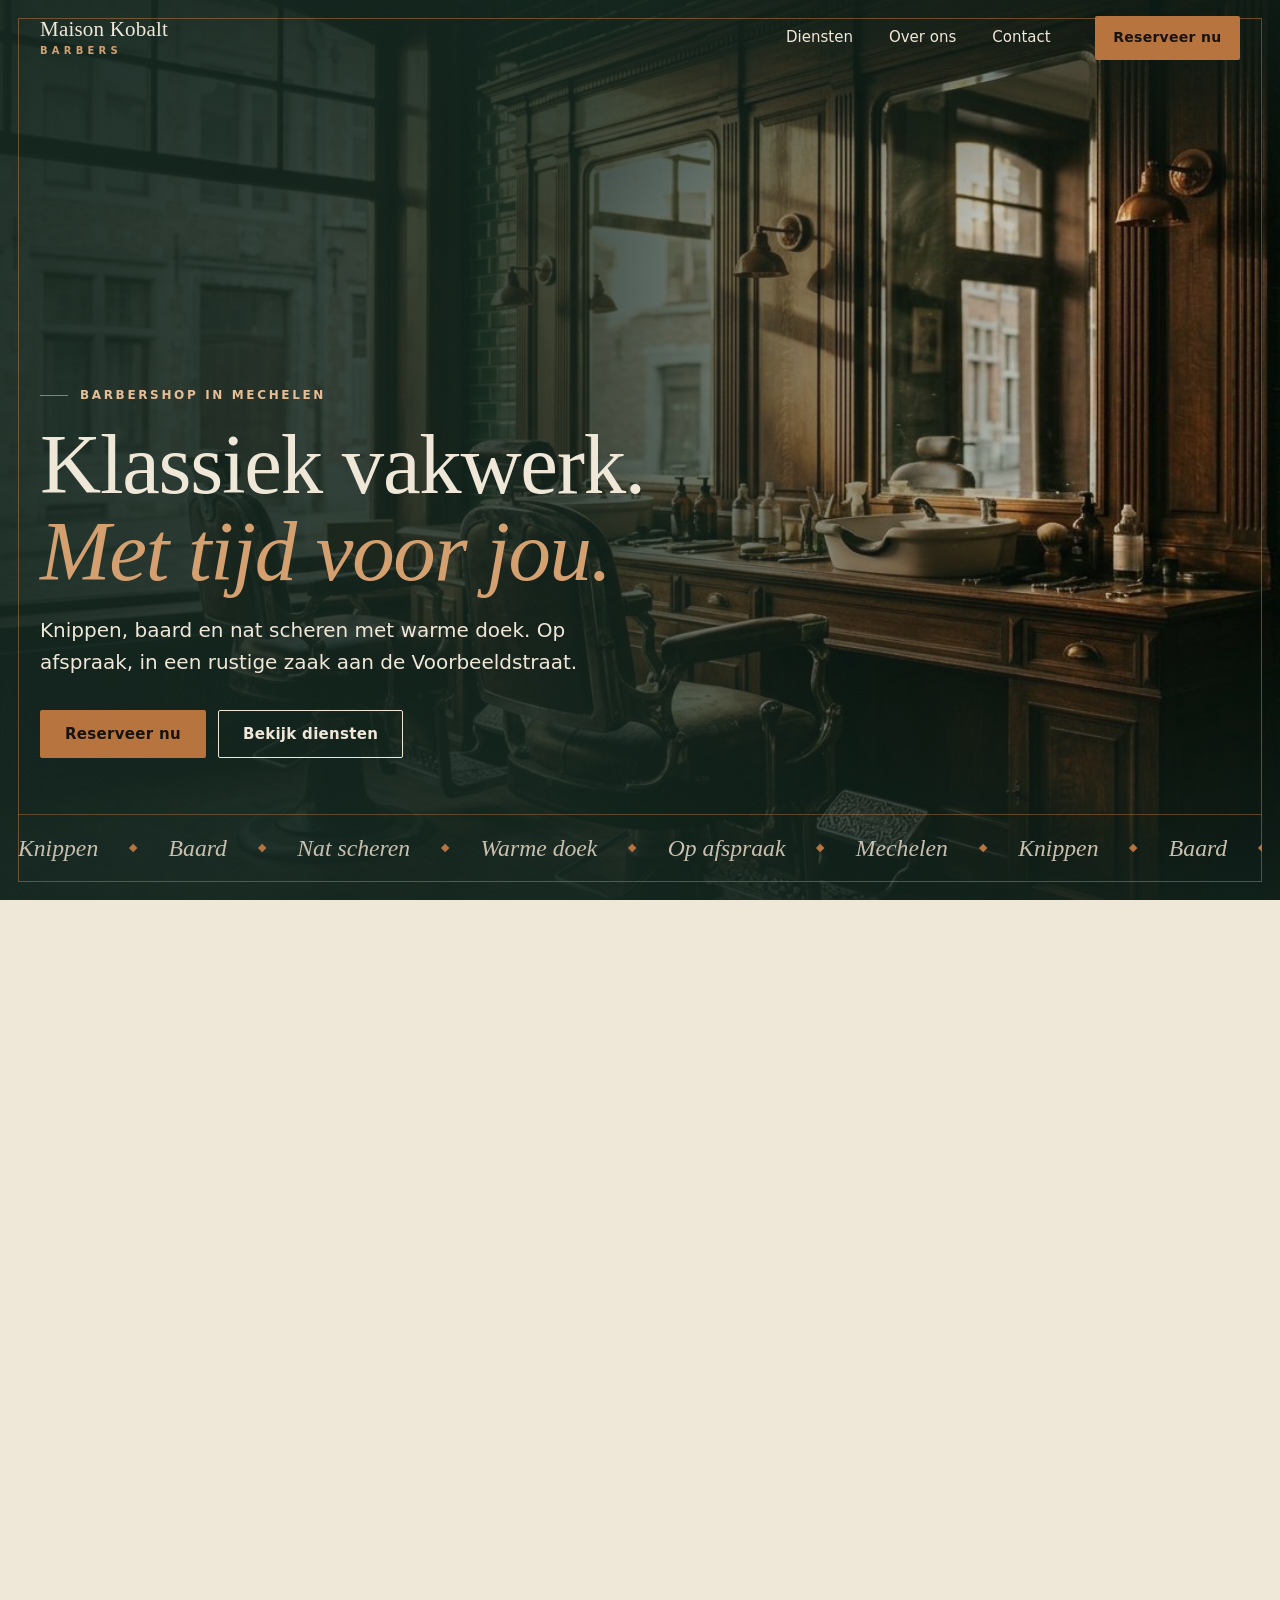
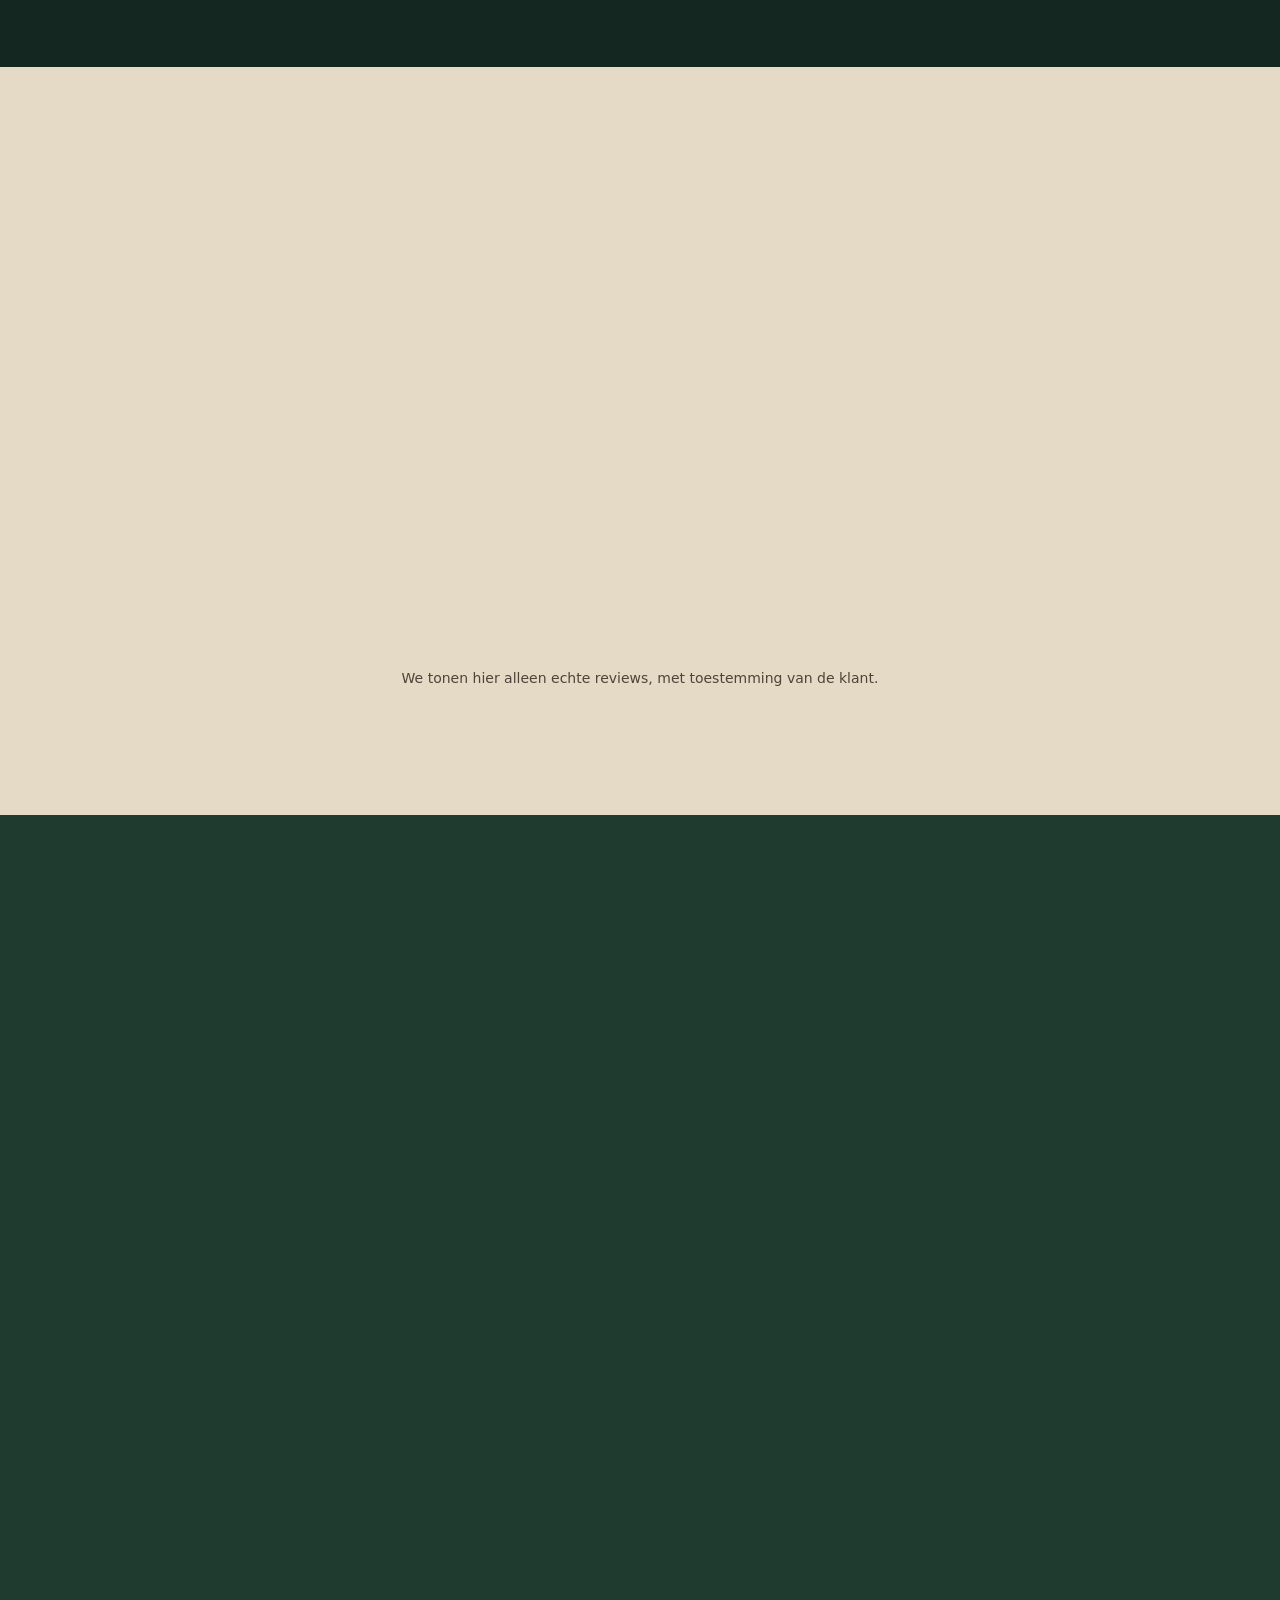
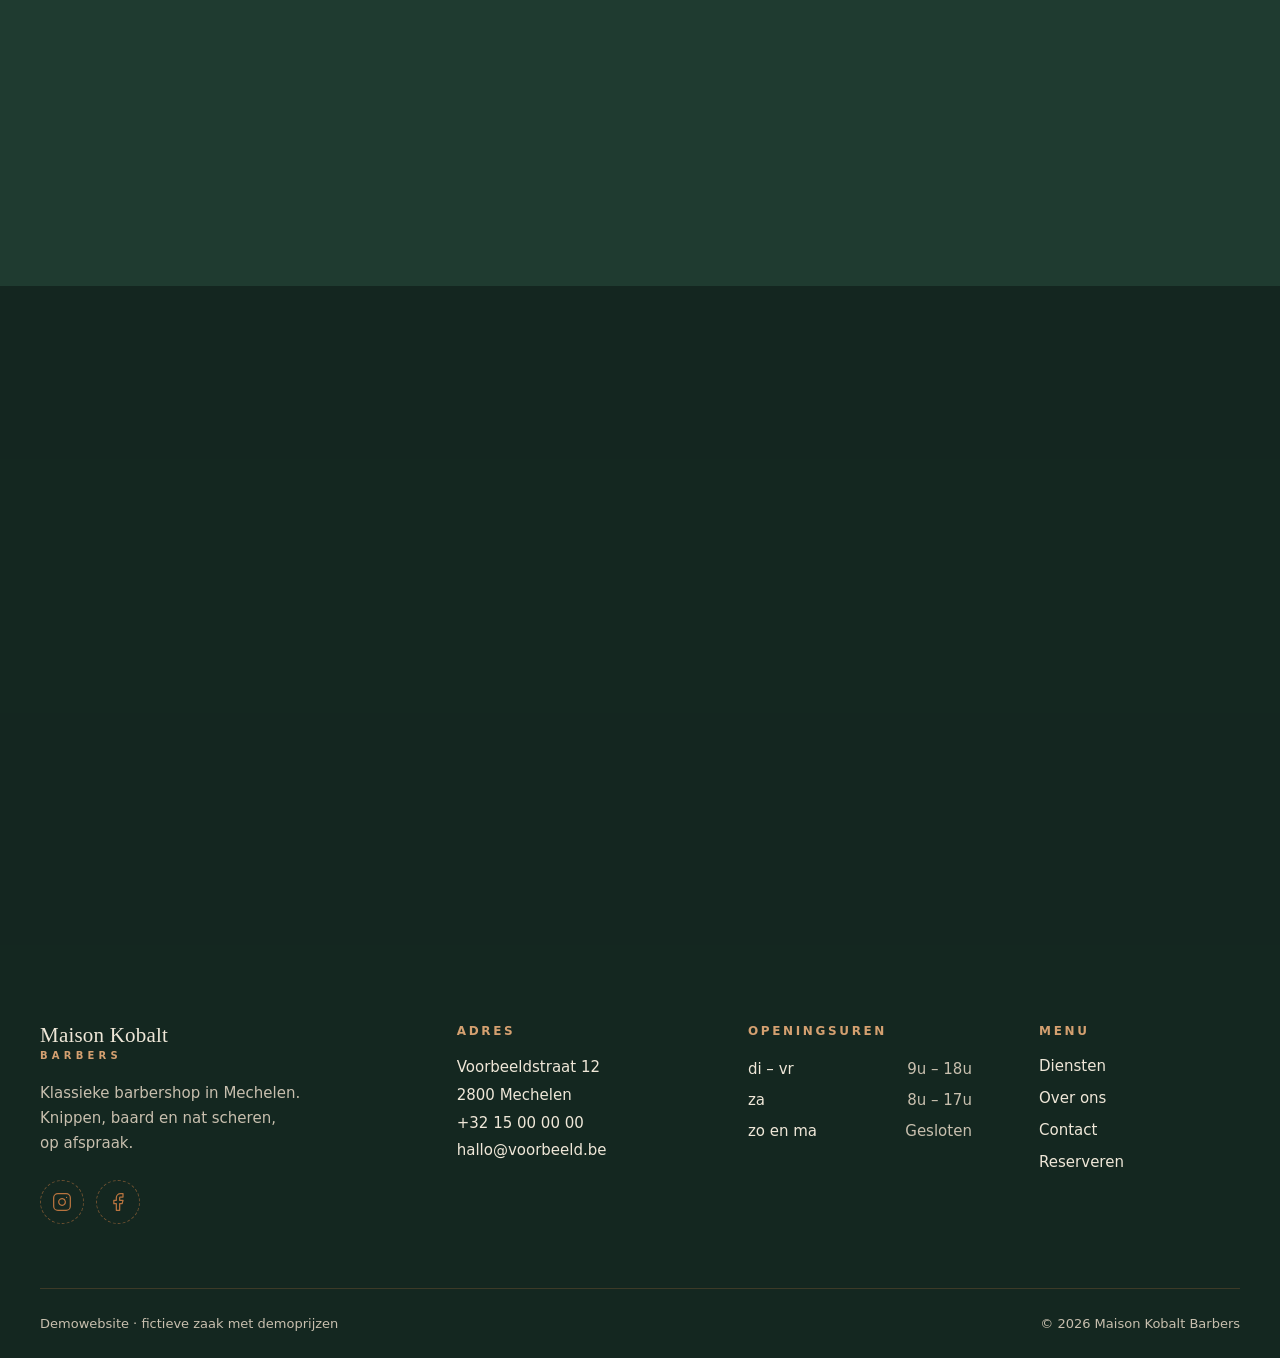
<file: index.html>
<!doctype html>
<html lang="nl-BE">
<head>
  <meta charset="utf-8">
  <meta name="viewport" content="width=device-width, initial-scale=1">
  <meta http-equiv="Content-Security-Policy" content="default-src 'self'; script-src 'self' 'sha256-WZRJfWvsnNCPcxzZwvyhovnZGqhZaC+8gPGPRbx6wTk='; style-src 'self' https://fonts.googleapis.com; font-src https://fonts.gstatic.com; img-src 'self' data:; frame-src https:; connect-src 'self'; object-src 'none'; base-uri 'self'; form-action 'self'">
  <meta name="referrer" content="strict-origin-when-cross-origin">
  <script>document.documentElement.classList.add("js");</script>

  <title>Maison Kobalt Barbers · Barbershop in Mechelen</title>
  <meta name="description" content="Klassieke barbershop in Mechelen. Knippen, baard trimmen en nat scheren met warme doek, op afspraak. Voorbeeldstraat 12, 2800 Mechelen.">
  <!-- Demowebsite met een fictieve zaak: niet indexeren. Verwijder deze regel bij livegang. -->
  <meta name="robots" content="noindex, nofollow">
  <meta name="theme-color" content="#142720">
  <link rel="icon" href="assets/favicon.svg" type="image/svg+xml">

  <!-- Open Graph (vervang www.voorbeeld.be door het echte domein) -->
  <meta property="og:type" content="website">
  <meta property="og:locale" content="nl_BE">
  <meta property="og:site_name" content="Maison Kobalt Barbers">
  <meta property="og:title" content="Maison Kobalt Barbers · Barbershop in Mechelen">
  <meta property="og:description" content="Knippen, baard en nat scheren met warme doek. Op afspraak, in een rustige zaak in Mechelen.">
  <meta property="og:url" content="https://www.voorbeeld.be/">
  <meta property="og:image" content="https://www.voorbeeld.be/assets/hero.jpg">
  <meta property="og:image:width" content="1376">
  <meta property="og:image:height" content="768">
  <meta property="og:image:alt" content="Klassieke barbierstoelen voor een notenhouten kast met koperen lampen en groene tegels">
  <meta name="twitter:card" content="summary_large_image">

  <link rel="preconnect" href="https://fonts.googleapis.com">
  <link rel="preconnect" href="https://fonts.gstatic.com" crossorigin>
  <link rel="stylesheet" href="https://fonts.googleapis.com/css2?family=Inter:wght@400;500;600&amp;family=Playfair+Display:ital,wght@0,400;0,500;0,600;1,400;1,500&amp;display=swap">
  <link rel="stylesheet" href="style.css">

  <script type="application/ld+json">
  {
    "@context": "https://schema.org",
    "@type": "BarberShop",
    "name": "Maison Kobalt Barbers",
    "description": "Klassieke barbershop in Mechelen: knippen, baard trimmen en nat scheren met warme doek, op afspraak.",
    "url": "https://www.voorbeeld.be/",
    "image": "https://www.voorbeeld.be/assets/hero.jpg",
    "telephone": "+32 15 00 00 00",
    "email": "hallo@voorbeeld.be",
    "priceRange": "€15–€38",
    "address": {
      "@type": "PostalAddress",
      "streetAddress": "Voorbeeldstraat 12",
      "postalCode": "2800",
      "addressLocality": "Mechelen",
      "addressCountry": "BE"
    },
    "openingHoursSpecification": [
      {
        "@type": "OpeningHoursSpecification",
        "dayOfWeek": ["https://schema.org/Tuesday", "https://schema.org/Wednesday", "https://schema.org/Thursday", "https://schema.org/Friday"],
        "opens": "09:00",
        "closes": "18:00"
      },
      {
        "@type": "OpeningHoursSpecification",
        "dayOfWeek": "https://schema.org/Saturday",
        "opens": "08:00",
        "closes": "17:00"
      }
    ]
  }
  </script>

  <script src="script.js" defer></script>
</head>
<body class="home">
  <a class="skiplink" href="#inhoud">Naar de inhoud</a>

  <!-- Iconen: Lucide (ISC-licentie), dunne lijn -->
  <svg class="sprite" aria-hidden="true" focusable="false">
    <symbol id="i-schaar" viewBox="0 0 24 24"><circle cx="6" cy="6" r="3"/><path d="M8.12 8.12 12 12"/><path d="M20 4 8.12 15.88"/><circle cx="6" cy="18" r="3"/><path d="M14.8 14.8 20 20"/></symbol>
    <symbol id="i-telefoon" viewBox="0 0 24 24"><path d="M22 16.92v3a2 2 0 0 1-2.18 2 19.79 19.79 0 0 1-8.63-3.07 19.5 19.5 0 0 1-6-6 19.79 19.79 0 0 1-3.07-8.67A2 2 0 0 1 4.11 2h3a2 2 0 0 1 2 1.72 12.84 12.84 0 0 0 .7 2.81 2 2 0 0 1-.45 2.11L8.09 9.91a16 16 0 0 0 6 6l1.27-1.27a2 2 0 0 1 2.11-.45 12.84 12.84 0 0 0 2.81.7A2 2 0 0 1 22 16.92z"/></symbol>
    <symbol id="i-mail" viewBox="0 0 24 24"><rect width="20" height="16" x="2" y="4" rx="2"/><path d="m22 7-8.97 5.7a1.94 1.94 0 0 1-2.06 0L2 7"/></symbol>
    <symbol id="i-pin" viewBox="0 0 24 24"><path d="M20 10c0 4.993-5.539 10.193-7.399 11.799a1 1 0 0 1-1.202 0C9.539 20.193 4 14.993 4 10a8 8 0 0 1 16 0"/><circle cx="12" cy="10" r="3"/></symbol>
    <symbol id="i-klok" viewBox="0 0 24 24"><circle cx="12" cy="12" r="10"/><path d="M12 6v6l4 2"/></symbol>
    <symbol id="i-kalender-check" viewBox="0 0 24 24"><path d="M8 2v4"/><path d="M16 2v4"/><rect width="18" height="18" x="3" y="4" rx="2"/><path d="M3 10h18"/><path d="m9 16 2 2 4-4"/></symbol>
    <symbol id="i-kalender-klok" viewBox="0 0 24 24"><path d="M21 7.5V6a2 2 0 0 0-2-2H5a2 2 0 0 0-2 2v14a2 2 0 0 0 2 2h3.5"/><path d="M16 2v4"/><path d="M8 2v4"/><path d="M3 10h5"/><path d="M17.5 17.5 16 16.3V14"/><circle cx="16" cy="16" r="6"/></symbol>
    <symbol id="i-kalender-x" viewBox="0 0 24 24"><path d="M8 2v4"/><path d="M16 2v4"/><rect width="18" height="18" x="3" y="4" rx="2"/><path d="M3 10h18"/><path d="m14 14-4 4"/><path d="m10 14 4 4"/></symbol>
    <symbol id="i-label" viewBox="0 0 24 24"><path d="M12.586 2.586A2 2 0 0 0 11.172 2H4a2 2 0 0 0-2 2v7.172a2 2 0 0 0 .586 1.414l8.704 8.704a2.426 2.426 0 0 0 3.42 0l6.58-6.58a2.426 2.426 0 0 0 0-3.42z"/><circle cx="7.5" cy="7.5" r=".5"/></symbol>
    <symbol id="i-zetel" viewBox="0 0 24 24"><path d="M19 9V6a2 2 0 0 0-2-2H7a2 2 0 0 0-2 2v3"/><path d="M3 16a2 2 0 0 0 2 2h14a2 2 0 0 0 2-2v-5a2 2 0 0 0-4 0v1.5a.5.5 0 0 1-.5.5h-9a.5.5 0 0 1-.5-.5V11a2 2 0 0 0-4 0z"/><path d="M5 18v2"/><path d="M19 18v2"/></symbol>
    <symbol id="i-ster" viewBox="0 0 24 24"><polygon points="12 2 15.09 8.26 22 9.27 17 14.14 18.18 21.02 12 17.77 5.82 21.02 7 14.14 2 9.27 8.91 8.26 12 2"/></symbol>
    <symbol id="i-instagram" viewBox="0 0 24 24"><rect width="20" height="20" x="2" y="2" rx="5" ry="5"/><path d="M16 11.37A4 4 0 1 1 12.63 8 4 4 0 0 1 16 11.37z"/><path d="M17.5 6.5h.01"/></symbol>
    <symbol id="i-facebook" viewBox="0 0 24 24"><path d="M18 2h-3a5 5 0 0 0-5 5v3H7v4h3v8h4v-8h3l1-4h-4V7a1 1 0 0 1 1-1h3z"/></symbol>
    <symbol id="i-menu" viewBox="0 0 24 24"><path d="M4 6h16"/><path d="M4 12h16"/><path d="M4 18h16"/></symbol>
    <symbol id="i-sluit" viewBox="0 0 24 24"><path d="M18 6 6 18"/><path d="m6 6 12 12"/></symbol>
    <symbol id="i-pijl" viewBox="0 0 24 24"><path d="M5 12h14"/><path d="m12 5 7 7-7 7"/></symbol>
    <symbol id="i-extern" viewBox="0 0 24 24"><path d="M15 3h6v6"/><path d="M10 14 21 3"/><path d="M18 13v6a2 2 0 0 1-2 2H5a2 2 0 0 1-2-2V8a2 2 0 0 1 2-2h6"/></symbol>
    <symbol id="i-route" viewBox="0 0 24 24"><polygon points="3 11 22 2 13 21 11 13 3 11"/></symbol>
    <symbol id="i-persoon" viewBox="0 0 24 24"><circle cx="12" cy="8" r="5"/><path d="M20 21a8 8 0 0 0-16 0"/></symbol>
    <symbol id="i-chevron" viewBox="0 0 24 24"><path d="m6 9 6 6 6-6"/></symbol>
    <symbol id="i-check" viewBox="0 0 24 24"><path d="M20 6 9 17l-5-5"/></symbol>
  </svg>

  <header class="site-header" data-header>
    <div class="wrap site-header__in">
      <a class="logo" href="index.html">
        <span class="logo__naam">Maison Kobalt</span>
        <span class="logo__sub">Barbers</span>
      </a>

      <nav class="nav" id="hoofdmenu" aria-label="Hoofdmenu">
        <ul class="nav__lijst lijst-kaal">
          <li><a class="nav__link" href="diensten.html">Diensten</a></li>
          <li><a class="nav__link" href="#over-ons">Over ons</a></li>
          <li><a class="nav__link" href="#contact">Contact</a></li>
        </ul>
        <div class="nav__extra">
          <a class="knop knop--koper" href="reserveren.html" data-book>Reserveer nu</a>
          <a class="nav__tel" href="tel:+3215000000"><svg class="icoon" aria-hidden="true"><use href="#i-telefoon"/></svg>+32 15 00 00 00</a>
          <p class="nav__uren">di–vr 9u–18u · za 8u–17u · zo en ma gesloten</p>
        </div>
      </nav>

      <div class="site-header__acties">
        <a class="knop knop--koper knop--klein" href="reserveren.html" data-book>Reserveer nu</a>
        <button class="menuknop" type="button" aria-expanded="false" aria-controls="hoofdmenu" data-menuknop>
          <svg class="icoon icoon--open" aria-hidden="true"><use href="#i-menu"/></svg>
          <svg class="icoon icoon--dicht" aria-hidden="true"><use href="#i-sluit"/></svg>
          <span class="sr-only" data-menulabel>Menu openen</span>
        </button>
      </div>
    </div>
  </header>

  <main id="inhoud">
    <!-- 1. Hero -->
    <section class="hero thema-diep" aria-labelledby="hero-titel">
      <div class="hero__beeld">
        <img src="assets/hero.jpg"
             srcset="assets/hero-720.jpg 720w, assets/hero.jpg 1376w"
             sizes="100vw" width="1376" height="768"
             fetchpriority="high" decoding="async"
             alt="Twee klassieke lederen barbierstoelen voor een notenhouten kast met spiegels en koperen lampen, tegen flessengroene tegels">
      </div>

      <div class="wrap hero__inhoud">
        <p class="label">Barbershop in Mechelen</p>
        <h1 id="hero-titel">Klassiek vakwerk. <em>Met tijd voor jou.</em></h1>
        <p class="hero__sub">Knippen, baard en nat scheren met warme doek. Op afspraak, in een rustige zaak aan de Voorbeeldstraat.</p>
        <div class="knoppenrij">
          <a class="knop knop--koper" href="reserveren.html" data-book>Reserveer nu</a>
          <a class="knop knop--lijn" href="diensten.html">Bekijk diensten</a>
        </div>
      </div>

      <div class="band" aria-hidden="true">
        <div class="band__spoor">
          <div class="band__groep">
            <span>Knippen</span><span class="ruit"></span>
            <span>Baard</span><span class="ruit"></span>
            <span>Nat scheren</span><span class="ruit"></span>
            <span>Warme doek</span><span class="ruit"></span>
            <span>Op afspraak</span><span class="ruit"></span>
            <span>Mechelen</span><span class="ruit"></span>
            <span>Knippen</span><span class="ruit"></span>
            <span>Baard</span><span class="ruit"></span>
            <span>Nat scheren</span><span class="ruit"></span>
            <span>Warme doek</span><span class="ruit"></span>
            <span>Op afspraak</span><span class="ruit"></span>
            <span>Mechelen</span><span class="ruit"></span>
          </div>
          <div class="band__groep">
            <span>Knippen</span><span class="ruit"></span>
            <span>Baard</span><span class="ruit"></span>
            <span>Nat scheren</span><span class="ruit"></span>
            <span>Warme doek</span><span class="ruit"></span>
            <span>Op afspraak</span><span class="ruit"></span>
            <span>Mechelen</span><span class="ruit"></span>
            <span>Knippen</span><span class="ruit"></span>
            <span>Baard</span><span class="ruit"></span>
            <span>Nat scheren</span><span class="ruit"></span>
            <span>Warme doek</span><span class="ruit"></span>
            <span>Op afspraak</span><span class="ruit"></span>
            <span>Mechelen</span><span class="ruit"></span>
          </div>
        </div>
      </div>
    </section>

    <!-- 2. Over ons -->
    <section class="sectie thema-creme" id="over-ons" aria-labelledby="over-titel">
      <div class="wrap over">
        <div class="over__tekst onthul">
          <p class="label">Over ons</p>
          <h2 id="over-titel">Neem plaats. <em>Wij nemen de tijd.</em></h2>
          <p class="lead">Maison Kobalt is een klassieke barbershop in Mechelen. Groene tegels, een lederen stoel en een warme doek: het voelt vertrouwd zodra je binnenstapt.</p>
          <p>Jens en Yassine werken op afspraak. Zo is er tijd voor een kort gesprek, een strakke afwerking en een tip om je kapsel thuis in vorm te houden.</p>

          <ul class="waarden lijst-kaal">
            <li class="waarde">
              <span class="waarde__icoon"><svg class="icoon" aria-hidden="true"><use href="#i-kalender-check"/></svg></span>
              <div>
                <h3>Op afspraak</h3>
                <p>Je komt op jouw uur binnen, zonder wachtrij.</p>
              </div>
            </li>
            <li class="waarde">
              <span class="waarde__icoon"><svg class="icoon" aria-hidden="true"><use href="#i-label"/></svg></span>
              <div>
                <h3>Duidelijke prijzen</h3>
                <p>Je weet vooraf wat je betaalt.</p>
              </div>
            </li>
            <li class="waarde">
              <span class="waarde__icoon"><svg class="icoon" aria-hidden="true"><use href="#i-zetel"/></svg></span>
              <div>
                <h3>Geen haast</h3>
                <p>Rustig zitten en even niets moeten.</p>
              </div>
            </li>
          </ul>
        </div>

        <div class="over__beelden onthul vertraging-1">
          <div class="beeld beeld--groot">
            <img class="pos-knippen" src="assets/knippen.jpg"
                 srcset="assets/knippen-720.jpg 720w, assets/knippen.jpg 1376w"
                 sizes="(min-width: 960px) 50vw, 90vw" width="1376" height="768"
                 loading="lazy" decoding="async"
                 alt="Barber met groen schort knipt het haar van een klant met schaar en kam">
          </div>
          <div class="beeld beeld--klein">
            <img src="assets/details.jpg"
                 srcset="assets/details-720.jpg 720w, assets/details.jpg 1376w"
                 sizes="(min-width: 960px) 28vw, 52vw" width="1376" height="768"
                 loading="lazy" decoding="async"
                 alt="Scheerkwast, scheermes, schaar en kam op een messing schaal, naast een linnen doek en een groen flesje">
          </div>
        </div>
      </div>
    </section>

    <!-- 3. Diensten -->
    <section class="sectie thema-groen" id="diensten" aria-labelledby="diensten-titel">
      <div class="wrap">
        <header class="kop kop--midden onthul">
          <p class="label label--midden">Diensten</p>
          <h2 id="diensten-titel">De klassiekers</h2>
          <p>Een greep uit de prijslijst. Kies je dienst en reserveer meteen.</p>
        </header>

        <div class="prijsbord onthul">
          <ul class="lijst-kaal">
            <li class="prijs">
              <div class="prijs__regel">
                <h3 class="prijs__naam">Heren knippen</h3>
                <span class="prijs__stip" aria-hidden="true"></span>
                <p class="prijs__bedrag"><span class="sr-only">Prijs: </span>€25</p>
              </div>
              <div class="prijs__meta">
                <span class="prijs__duur"><svg class="icoon" aria-hidden="true"><use href="#i-klok"/></svg>30 min</span>
                <a class="knop knop--koperlijn knop--klein" href="reserveren.html" data-book>Reserveer<span class="sr-only"> heren knippen</span></a>
              </div>
            </li>
            <li class="prijs">
              <div class="prijs__regel">
                <h3 class="prijs__naam">Knippen + baard</h3>
                <span class="prijs__stip" aria-hidden="true"></span>
                <p class="prijs__bedrag"><span class="sr-only">Prijs: </span>€38</p>
              </div>
              <div class="prijs__meta">
                <span class="prijs__duur"><svg class="icoon" aria-hidden="true"><use href="#i-klok"/></svg>50 min</span>
                <a class="knop knop--koperlijn knop--klein" href="reserveren.html" data-book>Reserveer<span class="sr-only"> knippen en baard</span></a>
              </div>
            </li>
            <li class="prijs">
              <div class="prijs__regel">
                <h3 class="prijs__naam">Nat scheren met warme doek</h3>
                <span class="prijs__stip" aria-hidden="true"></span>
                <p class="prijs__bedrag"><span class="sr-only">Prijs: </span>€30</p>
              </div>
              <div class="prijs__meta">
                <span class="prijs__duur"><svg class="icoon" aria-hidden="true"><use href="#i-klok"/></svg>30 min</span>
                <a class="knop knop--koperlijn knop--klein" href="reserveren.html" data-book>Reserveer<span class="sr-only"> nat scheren met warme doek</span></a>
              </div>
            </li>
          </ul>
        </div>

        <p class="prijsbord-onder onthul">
          <a class="pijl-link" href="diensten.html">Bekijk alle diensten en prijzen <svg class="icoon" aria-hidden="true"><use href="#i-pijl"/></svg></a>
        </p>
      </div>
    </section>

    <!-- 4. Fotostrook -->
    <section class="sectie thema-creme" aria-labelledby="galerij-titel">
      <div class="wrap">
        <header class="kop onthul">
          <p class="label">Uit de zaak</p>
          <h2 id="galerij-titel">Vakwerk van dichtbij</h2>
        </header>
      </div>
      <div class="galerij onthul" role="region" aria-label="Foto's uit de zaak, horizontaal scrollbaar op kleine schermen" tabindex="0">
        <figure>
          <div class="beeld">
            <img class="pos-baard" src="assets/baard.jpg" width="1376" height="768" loading="lazy" decoding="async"
                 alt="Barber werkt de baardlijn van een klant bij met een scheermes">
          </div>
          <figcaption>Baard in model</figcaption>
        </figure>
        <figure>
          <div class="beeld">
            <img class="pos-resultaat" src="assets/resultaat.jpg" width="1376" height="768" loading="lazy" decoding="async"
                 alt="Achterkant van een vers geknipt kapsel met strakke fade, in de barbierstoel">
          </div>
          <figcaption>Strak afgewerkt</figcaption>
        </figure>
        <figure>
          <div class="beeld">
            <img class="pos-scheren" src="assets/nat-scheren.jpg" width="1376" height="768" loading="lazy" decoding="async"
                 alt="Klant ligt achterover met een warme, dampende doek over het gezicht, naast een koperen scheerkom">
          </div>
          <figcaption>Nat scheren met warme doek</figcaption>
        </figure>
      </div>
    </section>

    <!-- 5. Team -->
    <section class="sectie thema-diep" id="team" aria-labelledby="team-titel">
      <div class="wrap">
        <header class="kop kop--midden onthul">
          <p class="label label--midden">Team</p>
          <h2 id="team-titel">Wie je knipt</h2>
          <p>Twee barbers, één manier van werken: rustig, precies en met aandacht voor wat jij wil.</p>
        </header>

        <ul class="team lijst-kaal">
          <li class="lid onthul">
            <div class="beeld lid__foto">
              <img class="pos-jens" src="assets/team-jens.jpg" width="1376" height="768" loading="lazy" decoding="async"
                   alt="Jens, barber met volle baard en groen schort, staat met gekruiste armen in de zaak">
            </div>
            <h3 class="lid__naam">Jens</h3>
            <p class="lid__rol">Barber</p>
          </li>
          <li class="lid onthul vertraging-1">
            <!-- Placeholder: vervang door een <div class="beeld lid__foto"><img …></div> zodra er een foto is -->
            <div class="lid__foto lid__foto--leeg">
              <svg class="icoon" aria-hidden="true"><use href="#i-persoon"/></svg>
              <span>Foto volgt</span>
            </div>
            <h3 class="lid__naam">Yassine</h3>
            <p class="lid__rol">Barber</p>
          </li>
        </ul>
      </div>
    </section>

    <!-- 6. Reviews: alleen echte reviews, met toestemming -->
    <section class="sectie thema-linnen" id="reviews" aria-labelledby="reviews-titel">
      <div class="wrap reviews">
        <header class="kop kop--midden onthul">
          <p class="label label--midden">Reviews</p>
          <h2 id="reviews-titel">Wat klanten zeggen</h2>
        </header>

        <div class="score onthul">
          <p class="score__getal" aria-hidden="true">–,–</p>
          <div class="score__sterren" aria-hidden="true">
            <svg class="icoon"><use href="#i-ster"/></svg>
            <svg class="icoon"><use href="#i-ster"/></svg>
            <svg class="icoon"><use href="#i-ster"/></svg>
            <svg class="icoon"><use href="#i-ster"/></svg>
            <svg class="icoon"><use href="#i-ster"/></svg>
          </div>
          <p class="score__label">Google-score volgt</p>
        </div>

        <p class="reviews__leeg onthul">[Echte Google-reviews volgen]</p>
        <p class="reviews__noot">We tonen hier alleen echte reviews, met toestemming van de klant.</p>
      </div>
    </section>

    <!-- 7. Locatie -->
    <section class="sectie thema-groen" id="contact" aria-labelledby="contact-titel">
      <div class="wrap locatie">
        <div class="beeld locatie__foto onthul">
          <img class="pos-etalage" src="assets/etalage.jpg"
               srcset="assets/etalage-720.jpg 720w, assets/etalage.jpg 1376w"
               sizes="(min-width: 960px) 50vw, 100vw" width="1376" height="768"
               loading="lazy" decoding="async"
               alt="Groene winkelpui met verlichte etalage, koperen lantaarn en barbierspaal aan een kasseistraat">
        </div>

        <div class="locatie__info onthul vertraging-1">
          <p class="label">Bezoek ons</p>
          <h2 id="contact-titel">Vind ons in Mechelen</h2>
          <p class="open-status" data-open-status hidden></p>

          <address class="adres">
            <p class="adres__rij"><svg class="icoon" aria-hidden="true"><use href="#i-pin"/></svg><span>Maison Kobalt Barbers<br>Voorbeeldstraat 12<br>2800 Mechelen</span></p>
            <p class="adres__rij"><svg class="icoon" aria-hidden="true"><use href="#i-telefoon"/></svg><a href="tel:+3215000000">+32 15 00 00 00</a></p>
            <p class="adres__rij"><svg class="icoon" aria-hidden="true"><use href="#i-mail"/></svg><a href="mailto:hallo@voorbeeld.be">hallo@voorbeeld.be</a></p>
          </address>

          <table class="uren" data-uren>
            <caption>Openingsuren</caption>
            <tbody>
              <tr data-dag="1" class="is-gesloten"><th scope="row">Maandag</th><td>Gesloten</td></tr>
              <tr data-dag="2" data-open="09:00" data-sluit="18:00"><th scope="row">Dinsdag</th><td>9u – 18u</td></tr>
              <tr data-dag="3" data-open="09:00" data-sluit="18:00"><th scope="row">Woensdag</th><td>9u – 18u</td></tr>
              <tr data-dag="4" data-open="09:00" data-sluit="18:00"><th scope="row">Donderdag</th><td>9u – 18u</td></tr>
              <tr data-dag="5" data-open="09:00" data-sluit="18:00"><th scope="row">Vrijdag</th><td>9u – 18u</td></tr>
              <tr data-dag="6" data-open="08:00" data-sluit="17:00"><th scope="row">Zaterdag</th><td>8u – 17u</td></tr>
              <tr data-dag="0" class="is-gesloten"><th scope="row">Zondag</th><td>Gesloten</td></tr>
            </tbody>
          </table>

          <div class="knoppenrij">
            <a class="knop knop--koper" href="tel:+3215000000"><svg class="icoon" aria-hidden="true"><use href="#i-telefoon"/></svg>Bel ons</a>
            <a class="knop knop--lijn" href="https://www.google.com/maps/dir/?api=1&amp;destination=Voorbeeldstraat%2012%2C%202800%20Mechelen" target="_blank" rel="noopener noreferrer"><svg class="icoon" aria-hidden="true"><use href="#i-route"/></svg>Route<span class="sr-only"> (opent Google Maps in een nieuw tabblad)</span></a>
          </div>
        </div>
      </div>
    </section>

    <!-- 8. Slot-CTA -->
    <section class="slot thema-diep" aria-labelledby="slot-titel">
      <div class="slot__beeld">
        <img src="assets/wachtruimte.jpg"
             srcset="assets/wachtruimte-720.jpg 720w, assets/wachtruimte.jpg 1376w"
             sizes="100vw" width="1376" height="768"
             loading="lazy" decoding="async" alt="">
      </div>
      <div class="wrap slot__inhoud onthul">
        <div class="ornament" aria-hidden="true"><span></span></div>
        <h2 id="slot-titel">Klaar voor een frisse look?</h2>
        <p>Kies je dienst en een moment dat jou past.</p>
        <div class="knoppenrij knoppenrij--midden">
          <a class="knop knop--koper" href="reserveren.html" data-book>Reserveer nu</a>
        </div>
        <p class="slot__bel">Liever bellen? <a href="tel:+3215000000">+32 15 00 00 00</a></p>
      </div>
    </section>
  </main>

  <footer class="voet">
    <div class="wrap voet__grid">
      <div class="voet__merk">
        <a class="logo" href="index.html">
          <span class="logo__naam">Maison Kobalt</span>
          <span class="logo__sub">Barbers</span>
        </a>
        <p>Klassieke barbershop in Mechelen. Knippen, baard en nat scheren, op afspraak.</p>
        <!-- Sociale links volgen: vervang elke span door <a href="…" rel="noopener noreferrer"> -->
        <ul class="sociaal lijst-kaal">
          <li><span class="sociaal__plek" title="Instagram-link volgt"><svg class="icoon" aria-hidden="true"><use href="#i-instagram"/></svg><span class="sr-only">Instagram (link volgt)</span></span></li>
          <li><span class="sociaal__plek" title="Facebook-link volgt"><svg class="icoon" aria-hidden="true"><use href="#i-facebook"/></svg><span class="sr-only">Facebook (link volgt)</span></span></li>
        </ul>
      </div>

      <div>
        <h2 class="voet__titel">Adres</h2>
        <address>
          Voorbeeldstraat 12<br>
          2800 Mechelen<br>
          <a href="tel:+3215000000">+32 15 00 00 00</a><br>
          <a href="mailto:hallo@voorbeeld.be">hallo@voorbeeld.be</a>
        </address>
      </div>

      <div>
        <h2 class="voet__titel">Openingsuren</h2>
        <dl class="voet__uren">
          <div><dt>di – vr</dt><dd>9u – 18u</dd></div>
          <div><dt>za</dt><dd>8u – 17u</dd></div>
          <div><dt>zo en ma</dt><dd>Gesloten</dd></div>
        </dl>
      </div>

      <div>
        <h2 class="voet__titel">Menu</h2>
        <ul class="voet__links lijst-kaal">
          <li><a href="diensten.html">Diensten</a></li>
          <li><a href="#over-ons">Over ons</a></li>
          <li><a href="#contact">Contact</a></li>
          <li><a href="reserveren.html" data-book>Reserveren</a></li>
        </ul>
      </div>
    </div>

    <div class="wrap voet__onder">
      <p>Demowebsite · fictieve zaak met demoprijzen</p>
      <p>© <span data-jaar>2026</span> Maison Kobalt Barbers</p>
    </div>
  </footer>
</body>
</html>
</file>
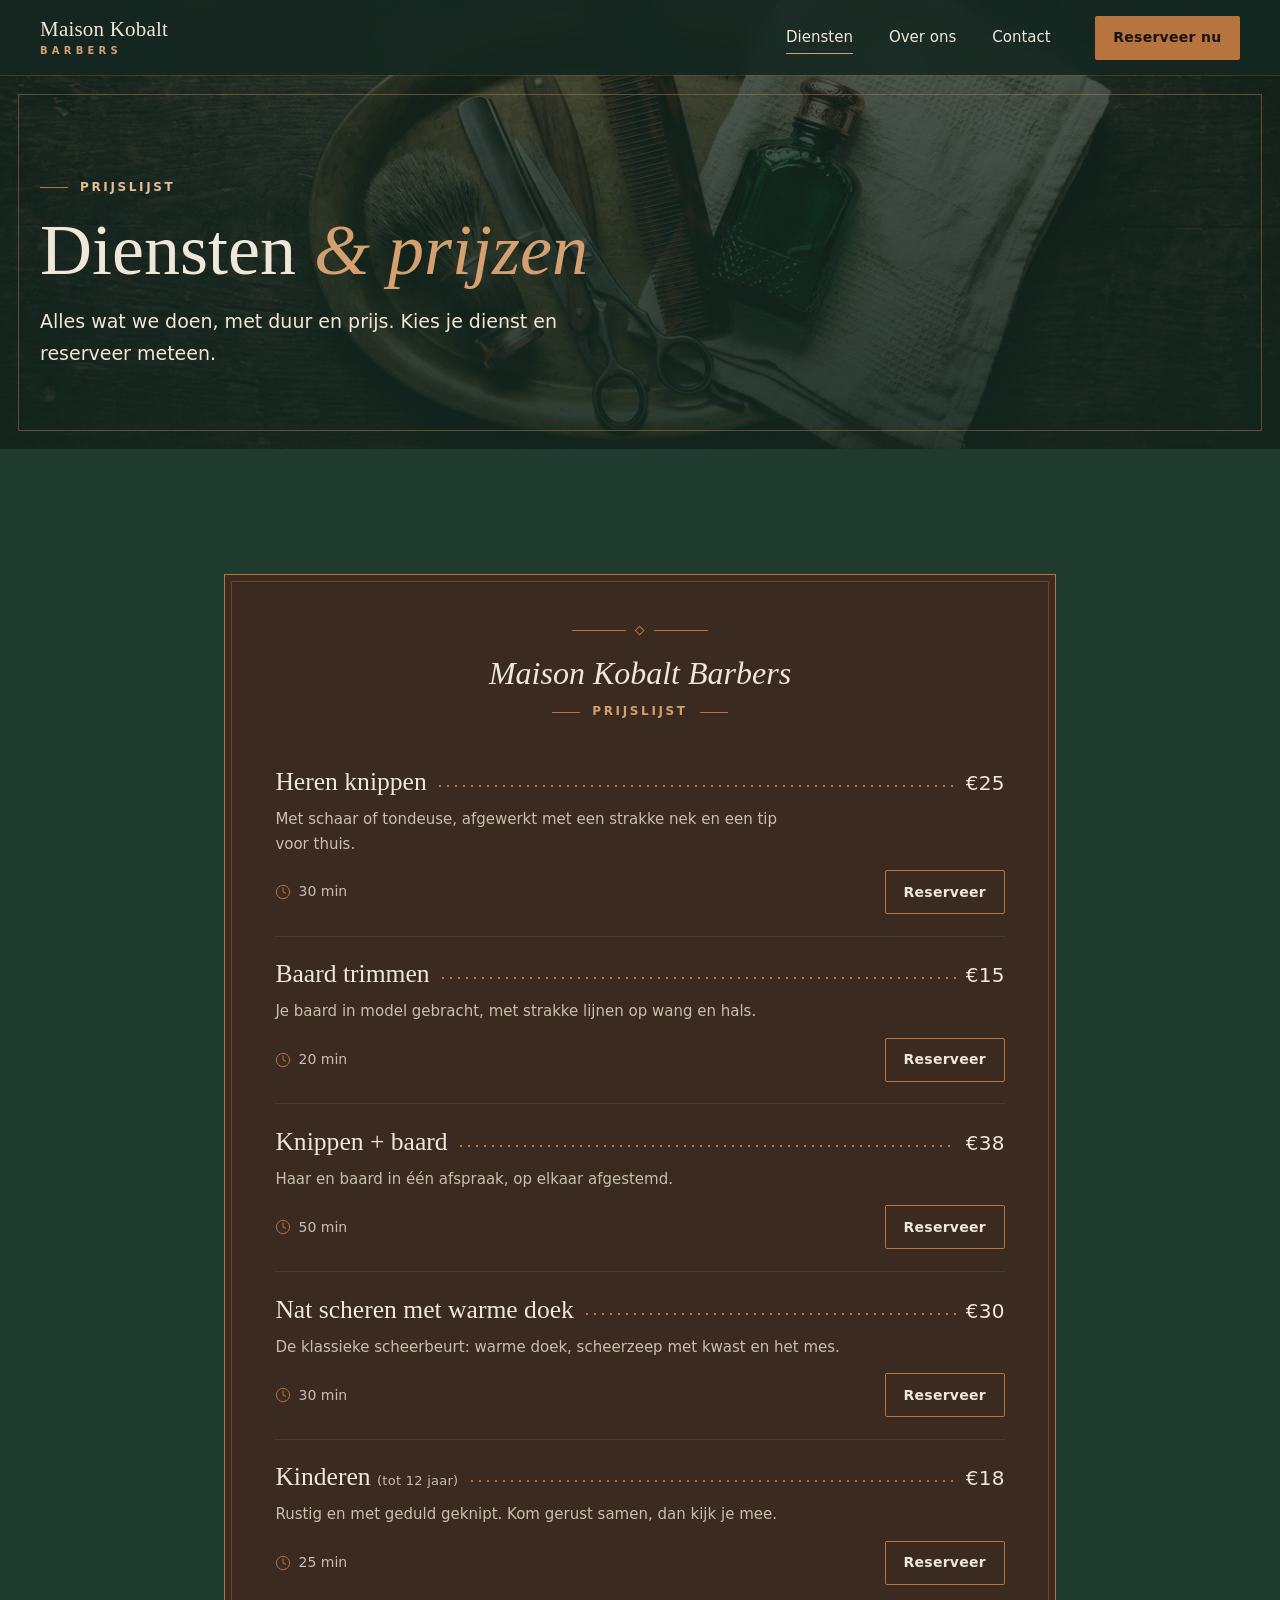
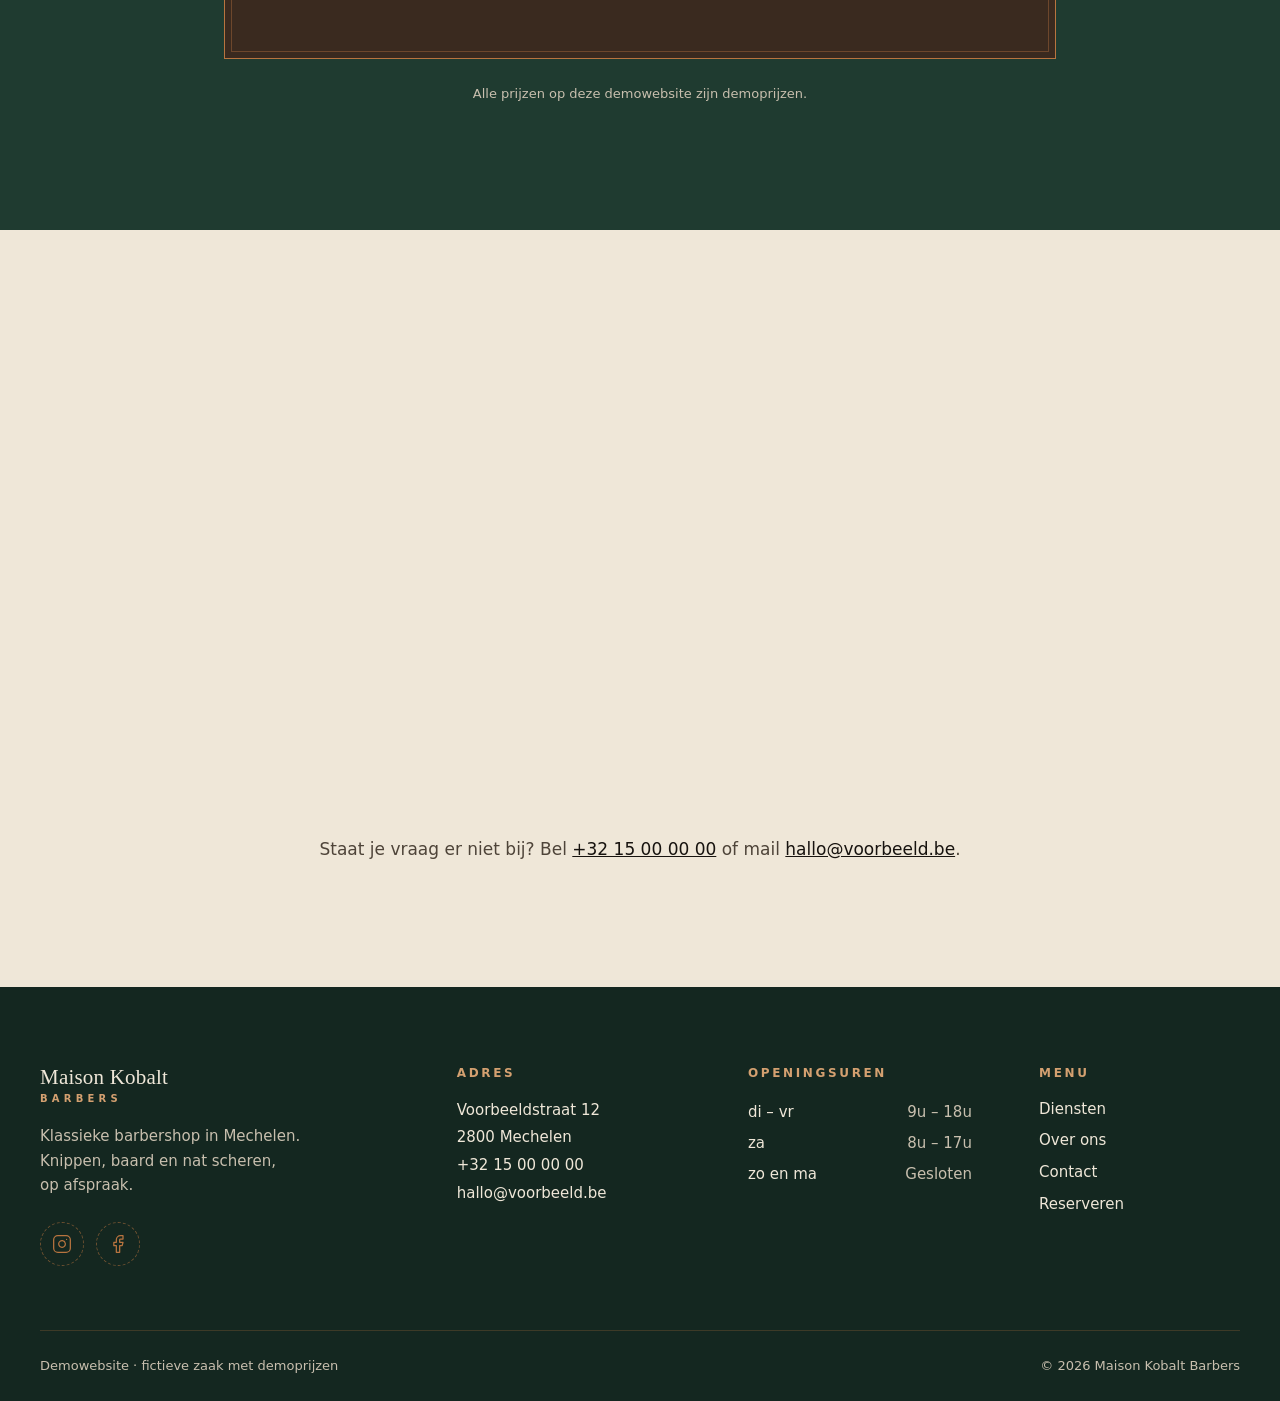
<file: diensten.html>
<!doctype html>
<html lang="nl-BE">
<head>
  <meta charset="utf-8">
  <meta name="viewport" content="width=device-width, initial-scale=1">
  <meta http-equiv="Content-Security-Policy" content="default-src 'self'; script-src 'self' 'sha256-WZRJfWvsnNCPcxzZwvyhovnZGqhZaC+8gPGPRbx6wTk='; style-src 'self' https://fonts.googleapis.com; font-src https://fonts.gstatic.com; img-src 'self' data:; frame-src https:; connect-src 'self'; object-src 'none'; base-uri 'self'; form-action 'self'">
  <meta name="referrer" content="strict-origin-when-cross-origin">
  <script>document.documentElement.classList.add("js");</script>

  <title>Diensten en prijzen · Maison Kobalt Barbers Mechelen</title>
  <meta name="description" content="Heren knippen, baard trimmen, knippen + baard, nat scheren met warme doek en kinderen tot 12 jaar. Bekijk duur en prijs en reserveer bij Maison Kobalt Barbers in Mechelen.">
  <!-- Demowebsite met een fictieve zaak: niet indexeren. Verwijder deze regel bij livegang. -->
  <meta name="robots" content="noindex, nofollow">
  <meta name="theme-color" content="#142720">
  <link rel="icon" href="assets/favicon.svg" type="image/svg+xml">

  <!-- Open Graph (vervang www.voorbeeld.be door het echte domein) -->
  <meta property="og:type" content="website">
  <meta property="og:locale" content="nl_BE">
  <meta property="og:site_name" content="Maison Kobalt Barbers">
  <meta property="og:title" content="Diensten en prijzen · Maison Kobalt Barbers">
  <meta property="og:description" content="Knippen, baard, nat scheren met warme doek en kinderen tot 12 jaar. Met duur en prijs.">
  <meta property="og:url" content="https://www.voorbeeld.be/diensten.html">
  <meta property="og:image" content="https://www.voorbeeld.be/assets/details.jpg">
  <meta property="og:image:width" content="1376">
  <meta property="og:image:height" content="768">
  <meta property="og:image:alt" content="Scheerkwast, scheermes, schaar en kam op een messing schaal">
  <meta name="twitter:card" content="summary_large_image">

  <link rel="preconnect" href="https://fonts.googleapis.com">
  <link rel="preconnect" href="https://fonts.gstatic.com" crossorigin>
  <link rel="stylesheet" href="https://fonts.googleapis.com/css2?family=Inter:wght@400;500;600&amp;family=Playfair+Display:ital,wght@0,400;0,500;0,600;1,400;1,500&amp;display=swap">
  <link rel="stylesheet" href="style.css">

  <script src="script.js" defer></script>
</head>
<body class="pagina-diensten">
  <a class="skiplink" href="#inhoud">Naar de inhoud</a>

  <!-- Iconen: Lucide (ISC-licentie), dunne lijn -->
  <svg class="sprite" aria-hidden="true" focusable="false">
    <symbol id="i-telefoon" viewBox="0 0 24 24"><path d="M22 16.92v3a2 2 0 0 1-2.18 2 19.79 19.79 0 0 1-8.63-3.07 19.5 19.5 0 0 1-6-6 19.79 19.79 0 0 1-3.07-8.67A2 2 0 0 1 4.11 2h3a2 2 0 0 1 2 1.72 12.84 12.84 0 0 0 .7 2.81 2 2 0 0 1-.45 2.11L8.09 9.91a16 16 0 0 0 6 6l1.27-1.27a2 2 0 0 1 2.11-.45 12.84 12.84 0 0 0 2.81.7A2 2 0 0 1 22 16.92z"/></symbol>
    <symbol id="i-klok" viewBox="0 0 24 24"><circle cx="12" cy="12" r="10"/><path d="M12 6v6l4 2"/></symbol>
    <symbol id="i-instagram" viewBox="0 0 24 24"><rect width="20" height="20" x="2" y="2" rx="5" ry="5"/><path d="M16 11.37A4 4 0 1 1 12.63 8 4 4 0 0 1 16 11.37z"/><path d="M17.5 6.5h.01"/></symbol>
    <symbol id="i-facebook" viewBox="0 0 24 24"><path d="M18 2h-3a5 5 0 0 0-5 5v3H7v4h3v8h4v-8h3l1-4h-4V7a1 1 0 0 1 1-1h3z"/></symbol>
    <symbol id="i-menu" viewBox="0 0 24 24"><path d="M4 6h16"/><path d="M4 12h16"/><path d="M4 18h16"/></symbol>
    <symbol id="i-sluit" viewBox="0 0 24 24"><path d="M18 6 6 18"/><path d="m6 6 12 12"/></symbol>
    <symbol id="i-chevron" viewBox="0 0 24 24"><path d="m6 9 6 6 6-6"/></symbol>
  </svg>

  <header class="site-header" data-header>
    <div class="wrap site-header__in">
      <a class="logo" href="index.html">
        <span class="logo__naam">Maison Kobalt</span>
        <span class="logo__sub">Barbers</span>
      </a>

      <nav class="nav" id="hoofdmenu" aria-label="Hoofdmenu">
        <ul class="nav__lijst lijst-kaal">
          <li><a class="nav__link" href="diensten.html" aria-current="page">Diensten</a></li>
          <li><a class="nav__link" href="index.html#over-ons">Over ons</a></li>
          <li><a class="nav__link" href="index.html#contact">Contact</a></li>
        </ul>
        <div class="nav__extra">
          <a class="knop knop--koper" href="reserveren.html" data-book>Reserveer nu</a>
          <a class="nav__tel" href="tel:+3215000000"><svg class="icoon" aria-hidden="true"><use href="#i-telefoon"/></svg>+32 15 00 00 00</a>
          <p class="nav__uren">di–vr 9u–18u · za 8u–17u · zo en ma gesloten</p>
        </div>
      </nav>

      <div class="site-header__acties">
        <a class="knop knop--koper knop--klein" href="reserveren.html" data-book>Reserveer nu</a>
        <button class="menuknop" type="button" aria-expanded="false" aria-controls="hoofdmenu" data-menuknop>
          <svg class="icoon icoon--open" aria-hidden="true"><use href="#i-menu"/></svg>
          <svg class="icoon icoon--dicht" aria-hidden="true"><use href="#i-sluit"/></svg>
          <span class="sr-only" data-menulabel>Menu openen</span>
        </button>
      </div>
    </div>
  </header>

  <main id="inhoud">
    <section class="paginakop thema-diep" aria-labelledby="pagina-titel">
      <div class="paginakop__beeld">
        <img src="assets/details.jpg"
             srcset="assets/details-720.jpg 720w, assets/details.jpg 1376w"
             sizes="100vw" width="1376" height="768"
             fetchpriority="high" decoding="async" alt="">
      </div>
      <div class="wrap">
        <p class="label">Prijslijst</p>
        <h1 id="pagina-titel">Diensten <em>&amp; prijzen</em></h1>
        <p>Alles wat we doen, met duur en prijs. Kies je dienst en reserveer meteen.</p>
      </div>
    </section>

    <section class="sectie thema-groen" aria-labelledby="prijslijst-titel">
      <div class="wrap">
        <div class="prijsbord onthul">
          <div class="prijsbord__kop">
            <div class="ornament" aria-hidden="true"><span></span></div>
            <p class="prijsbord__titel">Maison Kobalt Barbers</p>
            <h2 class="label label--midden" id="prijslijst-titel">Prijslijst</h2>
          </div>

          <ul class="lijst-kaal">
            <li class="prijs">
              <div class="prijs__regel">
                <h3 class="prijs__naam">Heren knippen</h3>
                <span class="prijs__stip" aria-hidden="true"></span>
                <p class="prijs__bedrag"><span class="sr-only">Prijs: </span>€25</p>
              </div>
              <p class="prijs__omschrijving">Met schaar of tondeuse, afgewerkt met een strakke nek en een tip voor thuis.</p>
              <div class="prijs__meta">
                <span class="prijs__duur"><svg class="icoon" aria-hidden="true"><use href="#i-klok"/></svg>30 min</span>
                <a class="knop knop--koperlijn knop--klein" href="reserveren.html" data-book>Reserveer<span class="sr-only"> heren knippen</span></a>
              </div>
            </li>
            <li class="prijs">
              <div class="prijs__regel">
                <h3 class="prijs__naam">Baard trimmen</h3>
                <span class="prijs__stip" aria-hidden="true"></span>
                <p class="prijs__bedrag"><span class="sr-only">Prijs: </span>€15</p>
              </div>
              <p class="prijs__omschrijving">Je baard in model gebracht, met strakke lijnen op wang en hals.</p>
              <div class="prijs__meta">
                <span class="prijs__duur"><svg class="icoon" aria-hidden="true"><use href="#i-klok"/></svg>20 min</span>
                <a class="knop knop--koperlijn knop--klein" href="reserveren.html" data-book>Reserveer<span class="sr-only"> baard trimmen</span></a>
              </div>
            </li>
            <li class="prijs">
              <div class="prijs__regel">
                <h3 class="prijs__naam">Knippen + baard</h3>
                <span class="prijs__stip" aria-hidden="true"></span>
                <p class="prijs__bedrag"><span class="sr-only">Prijs: </span>€38</p>
              </div>
              <p class="prijs__omschrijving">Haar en baard in één afspraak, op elkaar afgestemd.</p>
              <div class="prijs__meta">
                <span class="prijs__duur"><svg class="icoon" aria-hidden="true"><use href="#i-klok"/></svg>50 min</span>
                <a class="knop knop--koperlijn knop--klein" href="reserveren.html" data-book>Reserveer<span class="sr-only"> knippen en baard</span></a>
              </div>
            </li>
            <li class="prijs">
              <div class="prijs__regel">
                <h3 class="prijs__naam">Nat scheren met warme doek</h3>
                <span class="prijs__stip" aria-hidden="true"></span>
                <p class="prijs__bedrag"><span class="sr-only">Prijs: </span>€30</p>
              </div>
              <p class="prijs__omschrijving">De klassieke scheerbeurt: warme doek, scheerzeep met kwast en het mes.</p>
              <div class="prijs__meta">
                <span class="prijs__duur"><svg class="icoon" aria-hidden="true"><use href="#i-klok"/></svg>30 min</span>
                <a class="knop knop--koperlijn knop--klein" href="reserveren.html" data-book>Reserveer<span class="sr-only"> nat scheren met warme doek</span></a>
              </div>
            </li>
            <li class="prijs">
              <div class="prijs__regel">
                <h3 class="prijs__naam">Kinderen <small>(tot 12 jaar)</small></h3>
                <span class="prijs__stip" aria-hidden="true"></span>
                <p class="prijs__bedrag"><span class="sr-only">Prijs: </span>€18</p>
              </div>
              <p class="prijs__omschrijving">Rustig en met geduld geknipt. Kom gerust samen, dan kijk je mee.</p>
              <div class="prijs__meta">
                <span class="prijs__duur"><svg class="icoon" aria-hidden="true"><use href="#i-klok"/></svg>25 min</span>
                <a class="knop knop--koperlijn knop--klein" href="reserveren.html" data-book>Reserveer<span class="sr-only"> knippen voor kinderen</span></a>
              </div>
            </li>
          </ul>
        </div>
        <p class="prijsbord__noot">Alle prijzen op deze demowebsite zijn demoprijzen.</p>
      </div>
    </section>

    <section class="sectie thema-creme" id="faq" aria-labelledby="faq-titel">
      <div class="wrap">
        <header class="kop kop--midden onthul">
          <p class="label label--midden">Goed om te weten</p>
          <h2 id="faq-titel">Veelgestelde vragen</h2>
        </header>

        <div class="faq onthul">
          <details>
            <summary>Hoe boek ik een afspraak?<svg class="icoon" aria-hidden="true"><use href="#i-chevron"/></svg></summary>
            <div class="faq__antwoord">
              <p>Via een Reserveer-knop kom je op onze reserveerpagina. Liever persoonlijk? Bel <a href="tel:+3215000000">+32 15 00 00 00</a> of mail <a href="mailto:hallo@voorbeeld.be">hallo@voorbeeld.be</a>, dan zoeken we samen een moment.</p>
            </div>
          </details>
          <details>
            <summary>Kan ik mijn afspraak annuleren of verplaatsen?<svg class="icoon" aria-hidden="true"><use href="#i-chevron"/></svg></summary>
            <div class="faq__antwoord">
              <p>Ja. Laat het ons zo snel mogelijk weten via telefoon of mail. Dan kan iemand anders je plek krijgen en zoeken we voor jou een nieuw moment.</p>
            </div>
          </details>
          <details>
            <summary>Hoe kan ik betalen?<svg class="icoon" aria-hidden="true"><use href="#i-chevron"/></svg></summary>
            <div class="faq__antwoord">
              <p>Je betaalt na je afspraak in de zaak. [Betaalmogelijkheden bevestigen]</p>
            </div>
          </details>
          <details>
            <summary>Knippen jullie ook kinderen?<svg class="icoon" aria-hidden="true"><use href="#i-chevron"/></svg></summary>
            <div class="faq__antwoord">
              <p>Zeker. Kinderen tot 12 jaar knippen we voor €18, reken op ongeveer 25 minuten. Kom gerust samen, dan kan je meekijken.</p>
            </div>
          </details>
        </div>

        <p class="faq__meer">Staat je vraag er niet bij? Bel <a href="tel:+3215000000">+32 15 00 00 00</a> of mail <a href="mailto:hallo@voorbeeld.be">hallo@voorbeeld.be</a>.</p>
      </div>
    </section>
  </main>

  <footer class="voet">
    <div class="wrap voet__grid">
      <div class="voet__merk">
        <a class="logo" href="index.html">
          <span class="logo__naam">Maison Kobalt</span>
          <span class="logo__sub">Barbers</span>
        </a>
        <p>Klassieke barbershop in Mechelen. Knippen, baard en nat scheren, op afspraak.</p>
        <!-- Sociale links volgen: vervang elke span door <a href="…" rel="noopener noreferrer"> -->
        <ul class="sociaal lijst-kaal">
          <li><span class="sociaal__plek" title="Instagram-link volgt"><svg class="icoon" aria-hidden="true"><use href="#i-instagram"/></svg><span class="sr-only">Instagram (link volgt)</span></span></li>
          <li><span class="sociaal__plek" title="Facebook-link volgt"><svg class="icoon" aria-hidden="true"><use href="#i-facebook"/></svg><span class="sr-only">Facebook (link volgt)</span></span></li>
        </ul>
      </div>

      <div>
        <h2 class="voet__titel">Adres</h2>
        <address>
          Voorbeeldstraat 12<br>
          2800 Mechelen<br>
          <a href="tel:+3215000000">+32 15 00 00 00</a><br>
          <a href="mailto:hallo@voorbeeld.be">hallo@voorbeeld.be</a>
        </address>
      </div>

      <div>
        <h2 class="voet__titel">Openingsuren</h2>
        <dl class="voet__uren">
          <div><dt>di – vr</dt><dd>9u – 18u</dd></div>
          <div><dt>za</dt><dd>8u – 17u</dd></div>
          <div><dt>zo en ma</dt><dd>Gesloten</dd></div>
        </dl>
      </div>

      <div>
        <h2 class="voet__titel">Menu</h2>
        <ul class="voet__links lijst-kaal">
          <li><a href="diensten.html" aria-current="page">Diensten</a></li>
          <li><a href="index.html#over-ons">Over ons</a></li>
          <li><a href="index.html#contact">Contact</a></li>
          <li><a href="reserveren.html" data-book>Reserveren</a></li>
        </ul>
      </div>
    </div>

    <div class="wrap voet__onder">
      <p>Demowebsite · fictieve zaak met demoprijzen</p>
      <p>© <span data-jaar>2026</span> Maison Kobalt Barbers</p>
    </div>
  </footer>
</body>
</html>
</file>
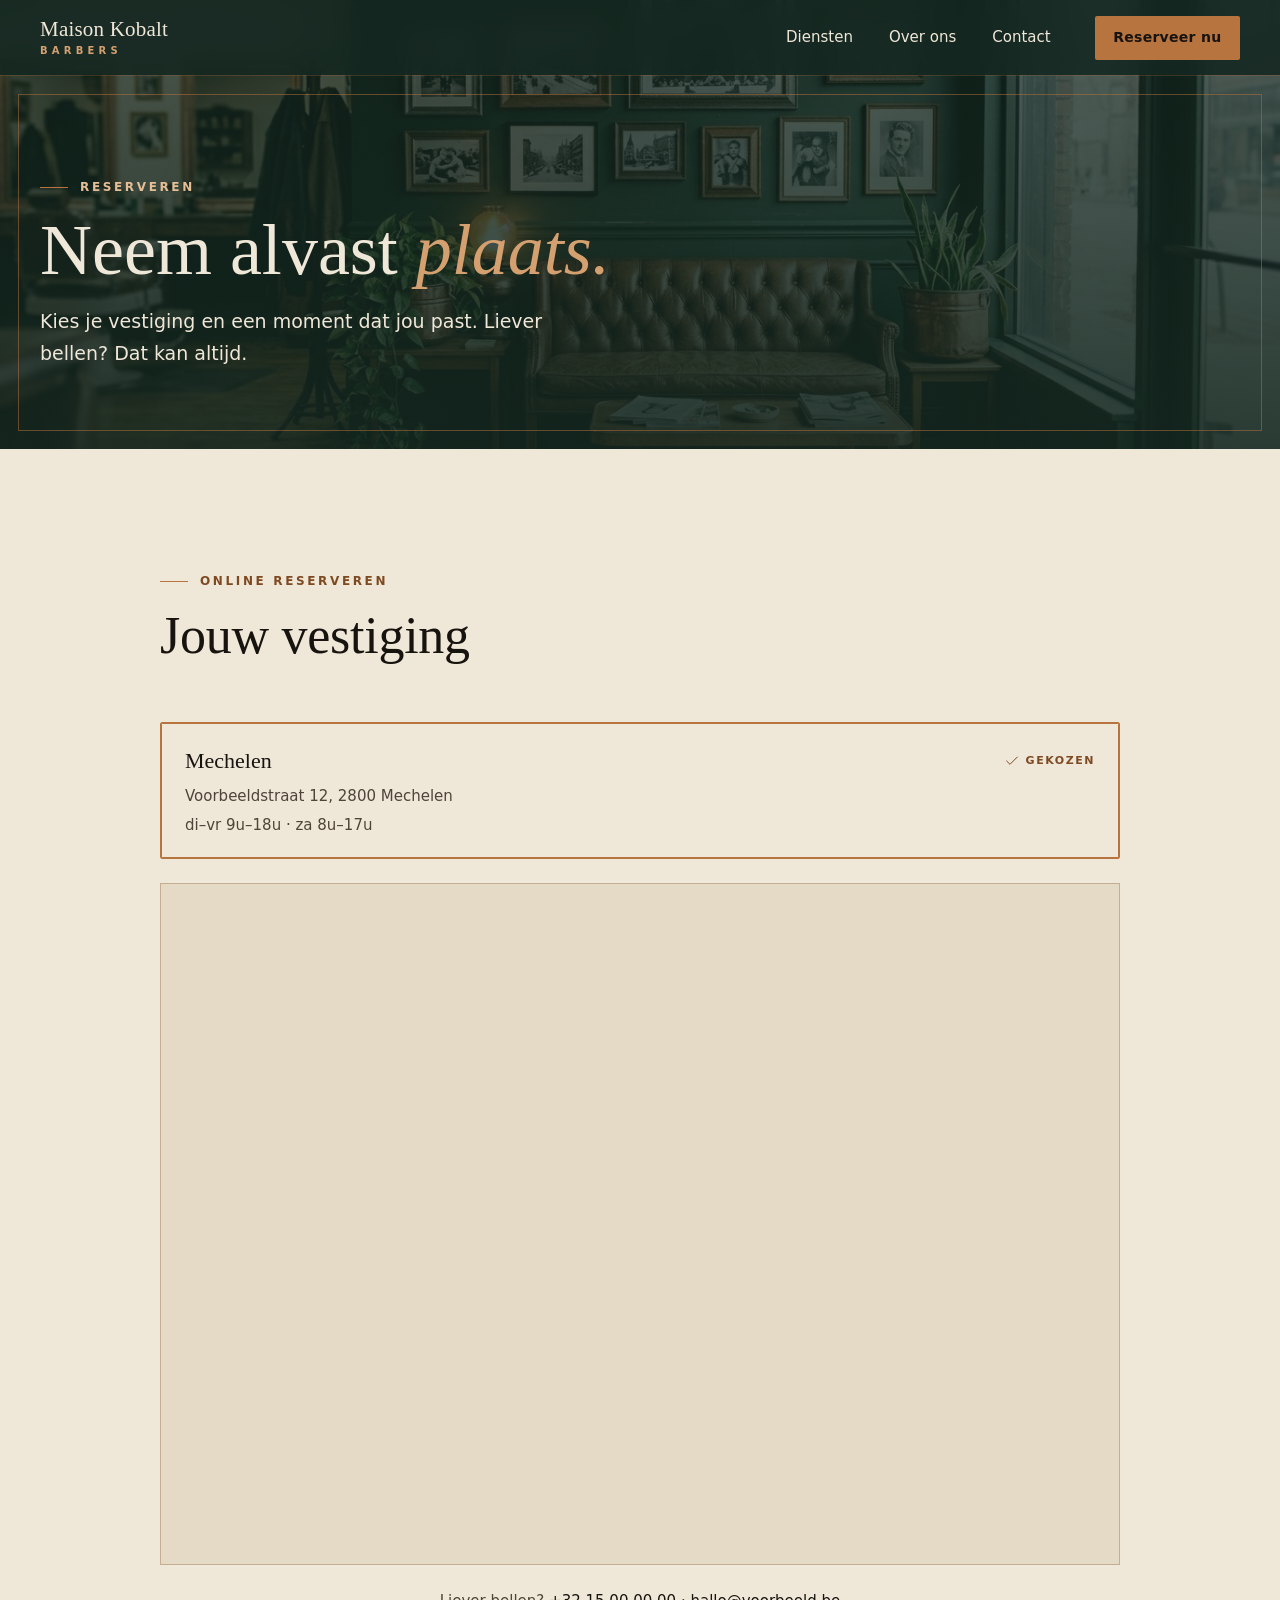
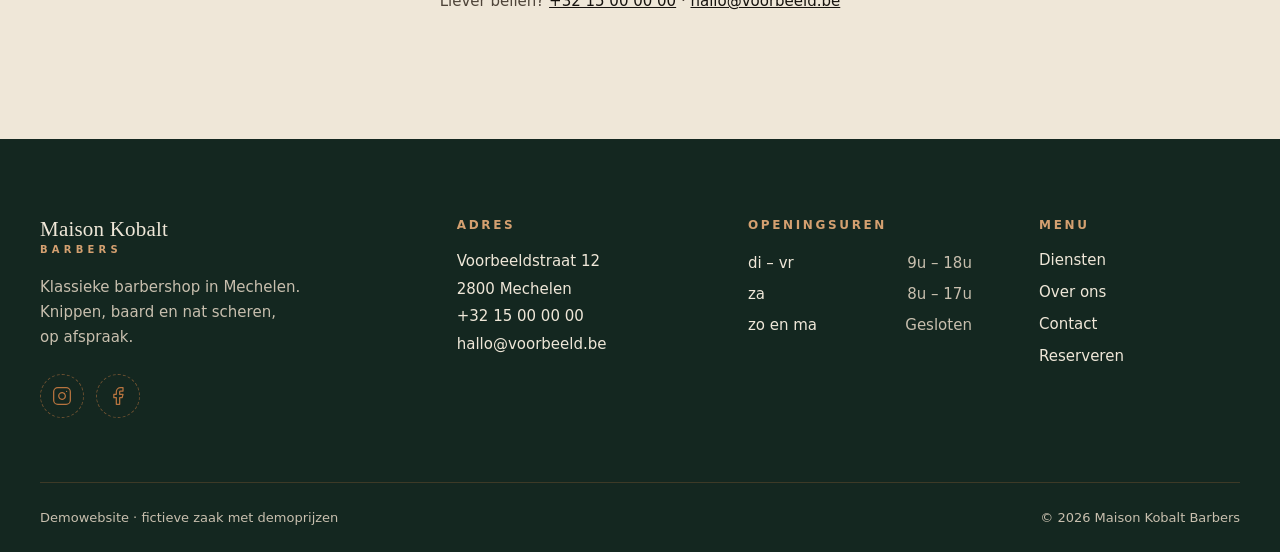
<file: reserveren.html>
<!doctype html>
<html lang="nl-BE">
<head>
  <meta charset="utf-8">
  <meta name="viewport" content="width=device-width, initial-scale=1">
  <meta http-equiv="Content-Security-Policy" content="default-src 'self'; script-src 'self' 'sha256-WZRJfWvsnNCPcxzZwvyhovnZGqhZaC+8gPGPRbx6wTk='; style-src 'self' https://fonts.googleapis.com; font-src https://fonts.gstatic.com; img-src 'self' data:; frame-src https:; connect-src 'self'; object-src 'none'; base-uri 'self'; form-action 'self'">
  <meta name="referrer" content="strict-origin-when-cross-origin">
  <script>document.documentElement.classList.add("js");</script>

  <title>Reserveren · Maison Kobalt Barbers Mechelen</title>
  <meta name="description" content="Maak een afspraak bij Maison Kobalt Barbers in Mechelen. Kies je moment of bel ons op +32 15 00 00 00.">
  <!-- Demowebsite met een fictieve zaak: niet indexeren. Verwijder deze regel bij livegang. -->
  <meta name="robots" content="noindex, nofollow">
  <meta name="theme-color" content="#142720">
  <link rel="icon" href="assets/favicon.svg" type="image/svg+xml">

  <!-- Open Graph (vervang www.voorbeeld.be door het echte domein) -->
  <meta property="og:type" content="website">
  <meta property="og:locale" content="nl_BE">
  <meta property="og:site_name" content="Maison Kobalt Barbers">
  <meta property="og:title" content="Reserveren · Maison Kobalt Barbers">
  <meta property="og:description" content="Maak een afspraak bij Maison Kobalt Barbers in Mechelen.">
  <meta property="og:url" content="https://www.voorbeeld.be/reserveren.html">
  <meta property="og:image" content="https://www.voorbeeld.be/assets/wachtruimte.jpg">
  <meta property="og:image:width" content="1376">
  <meta property="og:image:height" content="768">
  <meta property="og:image:alt" content="Wachtruimte met lederen chesterfield voor een flessengroene muur vol ingelijste foto's">
  <meta name="twitter:card" content="summary_large_image">

  <link rel="preconnect" href="https://fonts.googleapis.com">
  <link rel="preconnect" href="https://fonts.gstatic.com" crossorigin>
  <link rel="stylesheet" href="https://fonts.googleapis.com/css2?family=Inter:wght@400;500;600&amp;family=Playfair+Display:ital,wght@0,400;0,500;0,600;1,400;1,500&amp;display=swap">
  <link rel="stylesheet" href="style.css">

  <script src="script.js" defer></script>
</head>
<body class="pagina-reserveren">
  <a class="skiplink" href="#inhoud">Naar de inhoud</a>

  <!-- Iconen: Lucide (ISC-licentie), dunne lijn -->
  <svg class="sprite" aria-hidden="true" focusable="false">
    <symbol id="i-telefoon" viewBox="0 0 24 24"><path d="M22 16.92v3a2 2 0 0 1-2.18 2 19.79 19.79 0 0 1-8.63-3.07 19.5 19.5 0 0 1-6-6 19.79 19.79 0 0 1-3.07-8.67A2 2 0 0 1 4.11 2h3a2 2 0 0 1 2 1.72 12.84 12.84 0 0 0 .7 2.81 2 2 0 0 1-.45 2.11L8.09 9.91a16 16 0 0 0 6 6l1.27-1.27a2 2 0 0 1 2.11-.45 12.84 12.84 0 0 0 2.81.7A2 2 0 0 1 22 16.92z"/></symbol>
    <symbol id="i-mail" viewBox="0 0 24 24"><rect width="20" height="16" x="2" y="4" rx="2"/><path d="m22 7-8.97 5.7a1.94 1.94 0 0 1-2.06 0L2 7"/></symbol>
    <symbol id="i-kalender-klok" viewBox="0 0 24 24"><path d="M21 7.5V6a2 2 0 0 0-2-2H5a2 2 0 0 0-2 2v14a2 2 0 0 0 2 2h3.5"/><path d="M16 2v4"/><path d="M8 2v4"/><path d="M3 10h5"/><path d="M17.5 17.5 16 16.3V14"/><circle cx="16" cy="16" r="6"/></symbol>
    <symbol id="i-kalender-x" viewBox="0 0 24 24"><path d="M8 2v4"/><path d="M16 2v4"/><rect width="18" height="18" x="3" y="4" rx="2"/><path d="M3 10h18"/><path d="m14 14-4 4"/><path d="m10 14 4 4"/></symbol>
    <symbol id="i-instagram" viewBox="0 0 24 24"><rect width="20" height="20" x="2" y="2" rx="5" ry="5"/><path d="M16 11.37A4 4 0 1 1 12.63 8 4 4 0 0 1 16 11.37z"/><path d="M17.5 6.5h.01"/></symbol>
    <symbol id="i-facebook" viewBox="0 0 24 24"><path d="M18 2h-3a5 5 0 0 0-5 5v3H7v4h3v8h4v-8h3l1-4h-4V7a1 1 0 0 1 1-1h3z"/></symbol>
    <symbol id="i-menu" viewBox="0 0 24 24"><path d="M4 6h16"/><path d="M4 12h16"/><path d="M4 18h16"/></symbol>
    <symbol id="i-sluit" viewBox="0 0 24 24"><path d="M18 6 6 18"/><path d="m6 6 12 12"/></symbol>
    <symbol id="i-extern" viewBox="0 0 24 24"><path d="M15 3h6v6"/><path d="M10 14 21 3"/><path d="M18 13v6a2 2 0 0 1-2 2H5a2 2 0 0 1-2-2V8a2 2 0 0 1 2-2h6"/></symbol>
    <symbol id="i-check" viewBox="0 0 24 24"><path d="M20 6 9 17l-5-5"/></symbol>
  </svg>

  <header class="site-header" data-header>
    <div class="wrap site-header__in">
      <a class="logo" href="index.html">
        <span class="logo__naam">Maison Kobalt</span>
        <span class="logo__sub">Barbers</span>
      </a>

      <nav class="nav" id="hoofdmenu" aria-label="Hoofdmenu">
        <ul class="nav__lijst lijst-kaal">
          <li><a class="nav__link" href="diensten.html">Diensten</a></li>
          <li><a class="nav__link" href="index.html#over-ons">Over ons</a></li>
          <li><a class="nav__link" href="index.html#contact">Contact</a></li>
        </ul>
        <div class="nav__extra">
          <a class="knop knop--koper" href="reserveren.html" data-book aria-current="page">Reserveer nu</a>
          <a class="nav__tel" href="tel:+3215000000"><svg class="icoon" aria-hidden="true"><use href="#i-telefoon"/></svg>+32 15 00 00 00</a>
          <p class="nav__uren">di–vr 9u–18u · za 8u–17u · zo en ma gesloten</p>
        </div>
      </nav>

      <div class="site-header__acties">
        <a class="knop knop--koper knop--klein" href="reserveren.html" data-book aria-current="page">Reserveer nu</a>
        <button class="menuknop" type="button" aria-expanded="false" aria-controls="hoofdmenu" data-menuknop>
          <svg class="icoon icoon--open" aria-hidden="true"><use href="#i-menu"/></svg>
          <svg class="icoon icoon--dicht" aria-hidden="true"><use href="#i-sluit"/></svg>
          <span class="sr-only" data-menulabel>Menu openen</span>
        </button>
      </div>
    </div>
  </header>

  <main id="inhoud">
    <section class="paginakop thema-diep" aria-labelledby="pagina-titel">
      <div class="paginakop__beeld">
        <img src="assets/wachtruimte.jpg"
             srcset="assets/wachtruimte-720.jpg 720w, assets/wachtruimte.jpg 1376w"
             sizes="100vw" width="1376" height="768"
             fetchpriority="high" decoding="async" alt="">
      </div>
      <div class="wrap">
        <p class="label">Reserveren</p>
        <h1 id="pagina-titel">Neem alvast <em>plaats.</em></h1>
        <p>Kies je vestiging en een moment dat jou past. Liever bellen? Dat kan altijd.</p>
      </div>
    </section>

    <section class="sectie thema-creme" id="boeking" aria-labelledby="boeking-titel">
      <div class="wrap boeking">
        <header class="kop">
          <p class="label">Online reserveren</p>
          <h2 id="boeking-titel">Jouw vestiging</h2>
        </header>

        <!-- Eén kaart per vestiging. data-loc = sleutel in BOEKING.locaties (script.js) -->
        <div class="vestigingen">
          <a class="vestiging" href="reserveren.html?loc=mechelen#boeking" data-loc="mechelen" aria-current="true">
            <span class="vestiging__naam">Mechelen
              <span class="vestiging__vink"><svg class="icoon" aria-hidden="true"><use href="#i-check"/></svg>Gekozen</span>
            </span>
            <span class="vestiging__adres">Voorbeeldstraat 12, 2800 Mechelen</span>
            <span class="vestiging__uren">di–vr 9u–18u · za 8u–17u</span>
          </a>
        </div>

        <!-- Salonized-agenda: script.js laadt hier de widgetUrl uit BOEKING in een iframe. -->
        <div id="boeking-widget" aria-live="polite"></div>

        <noscript>
          <div class="boeking-melding thema-groen">
            <svg class="icoon icoon--groot" aria-hidden="true"><use href="#i-kalender-klok"/></svg>
            <h3>Reserveer telefonisch of per mail</h3>
            <p>Bel ons op <a href="tel:+3215000000">+32 15 00 00 00</a> of mail naar <a href="mailto:hallo@voorbeeld.be">hallo@voorbeeld.be</a>. We zoeken samen een moment dat jou past.</p>
          </div>
        </noscript>

        <p class="boeking__bel">Liever bellen? <a href="tel:+3215000000">+32 15 00 00 00</a> · <a href="mailto:hallo@voorbeeld.be">hallo@voorbeeld.be</a></p>
      </div>
    </section>
  </main>

  <!-- Sjablonen voor de boekingscontainer (gebruikt door script.js) -->
  <template id="tpl-binnenkort">
    <div class="boeking-melding thema-groen">
      <svg class="icoon icoon--groot" aria-hidden="true"><use href="#i-kalender-klok"/></svg>
      <h3>Online boeken komt binnenkort</h3>
      <p>Bel of mail ons voor een afspraak.</p>
      <div class="knoppenrij knoppenrij--midden">
        <a class="knop knop--koper" href="tel:+3215000000" data-tel><svg class="icoon" aria-hidden="true"><use href="#i-telefoon"/></svg><span data-tel-tekst>Bel +32 15 00 00 00</span></a>
        <a class="knop knop--lijn" href="mailto:hallo@voorbeeld.be"><svg class="icoon" aria-hidden="true"><use href="#i-mail"/></svg>Mail ons</a>
      </div>
    </div>
  </template>

  <template id="tpl-laden">
    <div class="boeking-laden">
      <span class="boeking-laden__merk">Maison Kobalt</span>
      <span class="spinner" aria-hidden="true"></span>
      <span>Agenda laden…</span>
    </div>
  </template>

  <template id="tpl-fout">
    <div class="boeking-melding thema-groen">
      <svg class="icoon icoon--groot" aria-hidden="true"><use href="#i-kalender-x"/></svg>
      <h3>Agenda tijdelijk niet beschikbaar</h3>
      <p>De online agenda laadt nu niet. Open hem in een nieuw tabblad of bel ons, dan plannen we je afspraak meteen in.</p>
      <div class="knoppenrij knoppenrij--midden">
        <a class="knop knop--koper" href="reserveren.html" data-agenda-link target="_blank" rel="noopener noreferrer"><svg class="icoon" aria-hidden="true"><use href="#i-extern"/></svg>Open de agenda<span class="sr-only"> in een nieuw tabblad</span></a>
        <a class="knop knop--lijn" href="tel:+3215000000" data-tel><svg class="icoon" aria-hidden="true"><use href="#i-telefoon"/></svg><span data-tel-tekst>Bel +32 15 00 00 00</span></a>
      </div>
    </div>
  </template>

  <footer class="voet">
    <div class="wrap voet__grid">
      <div class="voet__merk">
        <a class="logo" href="index.html">
          <span class="logo__naam">Maison Kobalt</span>
          <span class="logo__sub">Barbers</span>
        </a>
        <p>Klassieke barbershop in Mechelen. Knippen, baard en nat scheren, op afspraak.</p>
        <!-- Sociale links volgen: vervang elke span door <a href="…" rel="noopener noreferrer"> -->
        <ul class="sociaal lijst-kaal">
          <li><span class="sociaal__plek" title="Instagram-link volgt"><svg class="icoon" aria-hidden="true"><use href="#i-instagram"/></svg><span class="sr-only">Instagram (link volgt)</span></span></li>
          <li><span class="sociaal__plek" title="Facebook-link volgt"><svg class="icoon" aria-hidden="true"><use href="#i-facebook"/></svg><span class="sr-only">Facebook (link volgt)</span></span></li>
        </ul>
      </div>

      <div>
        <h2 class="voet__titel">Adres</h2>
        <address>
          Voorbeeldstraat 12<br>
          2800 Mechelen<br>
          <a href="tel:+3215000000">+32 15 00 00 00</a><br>
          <a href="mailto:hallo@voorbeeld.be">hallo@voorbeeld.be</a>
        </address>
      </div>

      <div>
        <h2 class="voet__titel">Openingsuren</h2>
        <dl class="voet__uren">
          <div><dt>di – vr</dt><dd>9u – 18u</dd></div>
          <div><dt>za</dt><dd>8u – 17u</dd></div>
          <div><dt>zo en ma</dt><dd>Gesloten</dd></div>
        </dl>
      </div>

      <div>
        <h2 class="voet__titel">Menu</h2>
        <ul class="voet__links lijst-kaal">
          <li><a href="diensten.html">Diensten</a></li>
          <li><a href="index.html#over-ons">Over ons</a></li>
          <li><a href="index.html#contact">Contact</a></li>
          <li><a href="reserveren.html" data-book aria-current="page">Reserveren</a></li>
        </ul>
      </div>
    </div>

    <div class="wrap voet__onder">
      <p>Demowebsite · fictieve zaak met demoprijzen</p>
      <p>© <span data-jaar>2026</span> Maison Kobalt Barbers</p>
    </div>
  </footer>
</body>
</html>
</file>
<file: style.css>
/* ==========================================================================
   Maison Kobalt Barbers · style.css
   Mobile-first. Palet afgeleid van de foto's: flessengroene tegels,
   notenhout, koperen lampen en crème linnen.
   ========================================================================== */

/* --------------------------------------------------------------------------
   1. Tokens
   -------------------------------------------------------------------------- */
:root {
  /* Palet */
  --groen: #1F3B30;          /* hoofdkleur, grote vlakken */
  --groen-diep: #142720;     /* donkere secties, footer */
  --noot: #3A2A1F;           /* kaarten op donker */
  --koper: #B8743F;          /* knoppen, lijnen, iconen (niet voor kleine tekst) */
  --koper-hover: #C98B55;
  --koper-licht: #D4A070;    /* kleine tekst op donker: 5,3:1 op groen, 5,9:1 op noot */
  --koper-donker: #7E4A22;   /* kleine tekst op crème: 5,9:1 */
  --creme: #EFE7D8;
  --linnen: #E5DAC6;
  --inkt: #17130F;
  --inkt-zacht: #4E4439;     /* 7,7:1 op crème */
  --creme-zacht: #C8BFAE;    /* 6,7:1 op groen */
  --koper-foto: #E6BE96;     /* kleine labels boven foto's: ≥ 5,1:1 op de overlay */

  --serif: "Playfair Display", Georgia, "Times New Roman", serif;
  --sans: "Inter", system-ui, -apple-system, "Segoe UI", Roboto, sans-serif;

  --header-h: 4rem;
  --gutter: clamp(1.25rem, 4vw, 2.5rem);
  --max: 75rem;
  --sectie: clamp(4.5rem, 3rem + 6vw, 8rem);
  --radius: 2px;
  --ease: cubic-bezier(.22, .61, .36, 1);

  /* Thema-variabelen (standaard: licht) */
  --label: var(--koper-donker);
  --zacht: var(--inkt-zacht);
  --lijn: rgba(126, 74, 34, .3);
  --focus: var(--koper-donker);
  --ghost: var(--inkt);
  --ghost-tekst: var(--creme);
}

@media (min-width: 960px) {
  :root { --header-h: 4.75rem; }
}

/* Lichte secties */
.thema-creme,
.thema-linnen {
  color: var(--inkt);
  --label: var(--koper-donker);
  --zacht: var(--inkt-zacht);
  --lijn: rgba(126, 74, 34, .3);
  --focus: var(--koper-donker);
  --ghost: var(--inkt);
  --ghost-tekst: var(--creme);
}
.thema-creme { background-color: var(--creme); }
.thema-linnen { background-color: var(--linnen); }

/* Donkere secties */
.thema-groen,
.thema-diep {
  color: var(--creme);
  --label: var(--koper-licht);
  --zacht: var(--creme-zacht);
  --lijn: rgba(184, 116, 63, .4);
  --focus: var(--koper-licht);
  --ghost: var(--creme);
  --ghost-tekst: var(--inkt);
}
.thema-groen { background-color: var(--groen); }
.thema-diep { background-color: var(--groen-diep); }

/* --------------------------------------------------------------------------
   2. Basis
   -------------------------------------------------------------------------- */
*, *::before, *::after { box-sizing: border-box; }

html {
  -webkit-text-size-adjust: 100%;
  text-size-adjust: 100%;
  scroll-padding-top: calc(var(--header-h) + 1rem);
}

@media (prefers-reduced-motion: no-preference) {
  html { scroll-behavior: smooth; }
}

html.menu-open { overflow: hidden; }

body {
  margin: 0;
  font-family: var(--sans);
  font-size: 1rem;
  line-height: 1.65;
  color: var(--inkt);
  background-color: var(--creme);
  -webkit-font-smoothing: antialiased;
  -moz-osx-font-smoothing: grayscale;
}

@media (min-width: 960px) {
  body { font-size: 1.0625rem; }
}

img, svg { display: block; max-width: 100%; }
img { height: auto; }

a { color: inherit; }
a[href^="tel:"] { white-space: nowrap; }

h1, h2, h3 {
  margin: 0;
  font-family: var(--serif);
  font-weight: 500;
  line-height: 1.1;
  text-wrap: balance;
}

h2 { font-size: clamp(2rem, 1.45rem + 2.4vw, 3.25rem); letter-spacing: -.005em; }
h3 { font-size: 1.375rem; }

h1 em, h2 em {
  font-style: italic;
  font-weight: 400;
  color: var(--label);
}

p { margin: 0; text-wrap: pretty; }

::selection { background: var(--koper); color: var(--inkt); }

:focus-visible {
  outline: 2px solid var(--focus);
  outline-offset: 3px;
}

.lijst-kaal { list-style: none; margin: 0; padding: 0; }

.sr-only {
  position: absolute !important;
  width: 1px; height: 1px;
  padding: 0; margin: -1px;
  overflow: hidden;
  clip: rect(0 0 0 0);
  white-space: nowrap;
  border: 0;
}

.sprite { position: absolute; width: 0; height: 0; overflow: hidden; }

.skiplink {
  position: absolute;
  left: 1rem;
  top: -5rem;
  z-index: 100;
  padding: .75rem 1.1rem;
  background: var(--koper);
  color: var(--inkt);
  font-weight: 600;
  text-decoration: none;
  border-radius: var(--radius);
}
.skiplink:focus { top: 1rem; }

.wrap {
  width: min(100% - 2 * var(--gutter), var(--max));
  margin-inline: auto;
}

.sectie {
  position: relative;
  padding-block: var(--sectie);
}

/* --------------------------------------------------------------------------
   3. Iconen (Lucide, dunne lijn)
   -------------------------------------------------------------------------- */
.icoon {
  width: 1.25rem;
  height: 1.25rem;
  flex: none;
  fill: none;
  stroke: currentColor;
  stroke-width: 1.5;
  stroke-linecap: round;
  stroke-linejoin: round;
}

.icoon--koper { color: var(--koper); }

.icoon--groot {
  width: 2.75rem;
  height: 2.75rem;
  margin: 0 auto 1.25rem;
  stroke-width: 1.25;
  color: var(--koper);
}

/* --------------------------------------------------------------------------
   4. Typografische onderdelen
   -------------------------------------------------------------------------- */
.label {
  display: flex;
  align-items: center;
  gap: .75rem;
  margin: 0 0 1.1rem;
  font-family: var(--sans);
  font-size: .75rem;
  font-weight: 600;
  line-height: 1.3;
  letter-spacing: .22em;
  text-transform: uppercase;
  color: var(--label);
}
.label::before {
  content: "";
  width: 1.75rem;
  height: 1px;
  background: var(--koper);
}
.label--midden { justify-content: center; }
.label--midden::after {
  content: "";
  width: 1.75rem;
  height: 1px;
  background: var(--koper);
}

.ornament {
  display: flex;
  align-items: center;
  gap: .65rem;
  width: 8.5rem;
  margin: 0 auto 1.25rem;
  color: var(--koper);
}
.ornament::before,
.ornament::after {
  content: "";
  flex: 1;
  height: 1px;
  background: currentColor;
}
.ornament span {
  width: .45rem;
  height: .45rem;
  border: 1px solid currentColor;
  transform: rotate(45deg);
}

.kop {
  max-width: 40rem;
  margin-bottom: clamp(2.5rem, 2rem + 2vw, 3.75rem);
}
.kop > p:not(.label) {
  margin-top: 1rem;
  font-size: 1.0625rem;
  color: var(--zacht);
}
.kop--midden {
  margin-inline: auto;
  text-align: center;
}

.lead {
  font-size: clamp(1.125rem, 1.05rem + .35vw, 1.3125rem);
  line-height: 1.55;
}

/* --------------------------------------------------------------------------
   5. Knoppen en links
   -------------------------------------------------------------------------- */
.knop {
  display: inline-flex;
  align-items: center;
  justify-content: center;
  gap: .6rem;
  min-height: 3rem;
  padding: .75rem 1.5rem;
  font: 600 .9375rem/1.2 var(--sans);
  letter-spacing: .02em;
  text-align: center;
  text-decoration: none;
  border: 1px solid transparent;
  border-radius: var(--radius);
  cursor: pointer;
  transition:
    background-color .3s var(--ease),
    color .3s var(--ease),
    border-color .3s var(--ease),
    transform .3s var(--ease);
}
.knop:active { transform: translateY(1px); }
.knop .icoon { width: 1.1rem; height: 1.1rem; }

.knop--koper {
  background-color: var(--koper);
  color: var(--inkt);
}
.knop--koper:hover { background-color: var(--koper-hover); }

.knop--lijn {
  background-color: transparent;
  border-color: var(--ghost);
  color: var(--ghost);
}
.knop--lijn:hover {
  background-color: var(--ghost);
  color: var(--ghost-tekst);
}

.knop--koperlijn {
  background-color: transparent;
  border-color: var(--koper);
  color: var(--creme);
}
.knop--koperlijn:hover {
  background-color: var(--koper);
  color: var(--inkt);
}

.knop--klein {
  min-height: 2.75rem;
  padding: .55rem 1.1rem;
  font-size: .875rem;
}

.knoppenrij {
  display: flex;
  flex-wrap: wrap;
  gap: .75rem;
}
.knoppenrij--midden { justify-content: center; }

.pijl-link {
  display: inline-flex;
  align-items: center;
  gap: .5rem;
  padding-bottom: .2rem;
  font-weight: 600;
  color: var(--label);
  text-decoration: none;
  border-bottom: 1px solid var(--lijn);
  transition: border-color .3s var(--ease);
}
.pijl-link .icoon { transition: transform .3s var(--ease); }
.pijl-link:hover { border-color: var(--koper); }
.pijl-link:hover .icoon { transform: translateX(4px); }

/* --------------------------------------------------------------------------
   6. Header en navigatie
   -------------------------------------------------------------------------- */
.site-header {
  position: fixed;
  inset: 0 0 auto;
  z-index: 50;
  height: var(--header-h);
  color: var(--creme);
  border-bottom: 1px solid rgba(184, 116, 63, .25);
  transition: border-color .4s var(--ease);
  --focus: var(--koper-licht);
  --label: var(--koper-licht);
  --ghost: var(--creme);
  --ghost-tekst: var(--inkt);
}

/* Achtergrond op een pseudo-element: backdrop-filter op de header zelf zou
   het vaste mobiele menu binnen de header opsluiten. */
.site-header::before {
  content: "";
  position: absolute;
  inset: 0;
  z-index: -1;
  background-color: rgba(20, 39, 32, .97);
  transition: opacity .4s var(--ease);
}
@supports ((-webkit-backdrop-filter: blur(1px)) or (backdrop-filter: blur(1px))) {
  .site-header::before {
    background-color: rgba(20, 39, 32, .88);
    -webkit-backdrop-filter: blur(12px);
    backdrop-filter: blur(12px);
  }
}

/* Startpagina: doorzichtig boven de hero, tot je scrolt */
.js .home .site-header:not(.is-gescrold) { border-color: transparent; }
.js .home .site-header:not(.is-gescrold)::before { opacity: 0; }
.js.menu-open .home .site-header::before { opacity: 1; }

.site-header__in {
  display: flex;
  align-items: center;
  justify-content: space-between;
  gap: 1rem;
  height: 100%;
}

.logo {
  display: flex;
  flex-direction: column;
  line-height: 1;
  text-decoration: none;
  color: var(--creme);
}
.logo__naam {
  font-family: var(--serif);
  font-size: 1.3125rem;
  font-weight: 500;
  letter-spacing: .01em;
  white-space: nowrap;
}
.logo__sub {
  margin-top: .35rem;
  font-size: .625rem;
  font-weight: 600;
  letter-spacing: .42em;
  text-transform: uppercase;
  color: var(--koper-licht);
}

.site-header__acties {
  display: flex;
  align-items: center;
  gap: .5rem;
}

.menuknop {
  display: none;
  place-items: center;
  width: 2.75rem;
  height: 2.75rem;
  padding: 0;
  margin-right: -.5rem;
  color: var(--creme);
  background: none;
  border: 0;
  border-radius: var(--radius);
  cursor: pointer;
}
.menuknop .icoon { width: 1.6rem; height: 1.6rem; }
.menuknop .icoon--dicht,
.menuknop[aria-expanded="true"] .icoon--open { display: none; }
.menuknop[aria-expanded="true"] .icoon--dicht { display: block; }

.nav__link {
  position: relative;
  display: inline-block;
  padding-block: .5rem;
  font-size: .9375rem;
  font-weight: 500;
  text-decoration: none;
}

.nav__extra { display: none; }

/* Mobiel zonder JavaScript: geen uitklapmenu, de footer bevat alle links */
.nav { display: none; }

@media (max-width: 959.98px) {
  .js .menuknop { display: grid; }

  .js .nav {
    position: fixed;
    inset: var(--header-h) 0 0 0;
    display: flex;
    flex-direction: column;
    padding: 2rem var(--gutter) 2.5rem;
    overflow-y: auto;
    background-color: var(--groen-diep);
    border-top: 1px solid rgba(184, 116, 63, .25);
    opacity: 0;
    visibility: hidden;
    transform: translateY(-.75rem);
    transition:
      opacity .35s var(--ease),
      transform .35s var(--ease),
      visibility 0s linear .35s;
  }
  .js.menu-open .nav {
    opacity: 1;
    visibility: visible;
    transform: none;
    transition:
      opacity .35s var(--ease),
      transform .35s var(--ease),
      visibility 0s;
  }

  .nav__lijst { display: grid; }
  .nav__link {
    display: block;
    padding-block: .85rem;
    font-family: var(--serif);
    font-size: 1.875rem;
    font-weight: 500;
    border-bottom: 1px solid rgba(184, 116, 63, .2);
  }

  .nav__extra {
    display: grid;
    justify-items: start;
    gap: 1.25rem;
    margin-top: 2.25rem;
  }
  .nav__tel {
    display: inline-flex;
    align-items: center;
    gap: .6rem;
    font-weight: 500;
    text-decoration: none;
  }
  .nav__tel .icoon { color: var(--koper); }
  .nav__uren { font-size: .875rem; color: var(--creme-zacht); }
}

@media (max-width: 380px) {
  .logo__naam { font-size: 1.1875rem; }
  .site-header__acties .knop--klein { padding-inline: .85rem; }
}

@media (min-width: 960px) {
  .nav {
    display: block;
    margin-left: auto;
    margin-right: 1.75rem;
  }
  .nav__lijst {
    display: flex;
    gap: 2.25rem;
  }
  .nav__link::after {
    content: "";
    position: absolute;
    left: 0;
    right: 0;
    bottom: .25rem;
    height: 1px;
    background: var(--koper-licht);
    transform: scaleX(0);
    transform-origin: left;
    transition: transform .35s var(--ease);
  }
  .nav__link:hover::after,
  .nav__link[aria-current="page"]::after { transform: scaleX(1); }
}

/* --------------------------------------------------------------------------
   7. Hero (startpagina)
   -------------------------------------------------------------------------- */
.hero {
  position: relative;
  isolation: isolate;
  display: flex;
  flex-direction: column;
  justify-content: flex-end;
  min-height: 100vh;
  min-height: 100svh;
  overflow: hidden;
  color: var(--creme);
}

.hero__beeld {
  position: absolute;
  inset: 0;
  z-index: -2;
}
.hero__beeld img {
  width: 100%;
  height: 100%;
  object-fit: cover;
  object-position: 38% 50%;
}

/* Donkere overlay waar tekst staat */
.hero::before {
  content: "";
  position: absolute;
  inset: 0;
  z-index: -1;
  background: linear-gradient(180deg,
    rgba(20, 39, 32, .62) 0%,
    rgba(20, 39, 32, .28) 22%,
    rgba(20, 39, 32, .72) 46%,
    rgba(20, 39, 32, .95) 100%);
}

/* Dunne koperen lijst, zoals het raamkozijn van de etalage */
.hero::after {
  content: "";
  position: absolute;
  inset: .625rem;
  border: 1px solid rgba(184, 116, 63, .55);
  pointer-events: none;
}

.hero .label,
.paginakop .label { color: var(--koper-foto); }

.hero__inhoud {
  position: relative;
  padding-top: calc(var(--header-h) + 3rem);
  padding-bottom: 2.25rem;
}
.hero__inhoud > * { max-width: 42rem; }

.hero h1 {
  max-width: none;
  font-size: clamp(2.4rem, 1.3rem + 5vw, 5.5rem);
  line-height: 1.02;
  letter-spacing: -.015em;
}
.hero h1 em { display: block; }

.hero__sub {
  margin-top: 1.25rem;
  max-width: 34rem;
  font-size: clamp(1.0625rem, 1rem + .4vw, 1.25rem);
  line-height: 1.6;
}

.hero .knoppenrij { margin-top: 2rem; }

@media (min-width: 700px) {
  .hero__beeld img { object-position: 50% 50%; }
  .hero::before {
    background:
      linear-gradient(90deg,
        rgba(20, 39, 32, .92) 0%,
        rgba(20, 39, 32, .78) 45%,
        rgba(20, 39, 32, .12) 85%),
      linear-gradient(180deg,
        rgba(20, 39, 32, .55) 0%,
        rgba(20, 39, 32, 0) 24%,
        rgba(20, 39, 32, 0) 68%,
        rgba(20, 39, 32, .75) 100%);
  }
}

@media (min-width: 960px) {
  .hero::after { inset: 1.125rem; }
  .hero__inhoud { padding-bottom: 3.5rem; }
}

@media (prefers-reduced-motion: no-preference) {
  .hero__inhoud > * { animation: opkomen 1s var(--ease) both; }
  .hero__inhoud > :nth-child(2) { animation-delay: .08s; }
  .hero__inhoud > :nth-child(3) { animation-delay: .16s; }
  .hero__inhoud > :nth-child(4) { animation-delay: .24s; }
}

@keyframes opkomen {
  from { opacity: 0; transform: translateY(18px); }
}

/* Lopende band met diensten */
.band {
  position: relative;
  margin: 0 .625rem .625rem;
  padding-block: 1rem;
  overflow: hidden;
  border-top: 1px solid rgba(184, 116, 63, .45);
}
@media (min-width: 960px) {
  .band { margin: 0 1.125rem 1.125rem; padding-block: 1.2rem; }
}

.band__spoor {
  display: flex;
  width: max-content;
  animation: band 70s linear infinite;
}
.band:hover .band__spoor { animation-play-state: paused; }

.band__groep {
  display: flex;
  align-items: center;
  gap: 2rem;
  padding-right: 2rem;
  font-family: var(--serif);
  font-style: italic;
  font-size: clamp(1.125rem, 1rem + .6vw, 1.5rem);
  line-height: 1.2;
  white-space: nowrap;
  color: var(--creme-zacht);
}

.ruit {
  width: .4rem;
  height: .4rem;
  flex: none;
  background: var(--koper);
  transform: rotate(45deg);
}

@keyframes band {
  to { transform: translateX(-50%); }
}

/* --------------------------------------------------------------------------
   8. Beelden
   -------------------------------------------------------------------------- */
.beeld {
  position: relative;
  overflow: hidden;
  background-color: var(--noot);
}
.beeld img {
  width: 100%;
  height: 100%;
  object-fit: cover;
  transition: transform 1.4s var(--ease);
}
@media (hover: hover) and (prefers-reduced-motion: no-preference) {
  .beeld:hover img { transform: scale(1.045); }
}

.pos-knippen { object-position: 62% 50%; }
.pos-baard { object-position: 58% 50%; }
.pos-resultaat { object-position: 52% 50%; }
.pos-scheren { object-position: 55% 50%; }
.pos-jens { object-position: 56% 50%; }
.pos-etalage { object-position: 50% 55%; }

/* --------------------------------------------------------------------------
   9. Over ons
   -------------------------------------------------------------------------- */
.over {
  display: grid;
  gap: 3.5rem;
}

.over__tekst > p + p { margin-top: 1rem; }
.over__tekst > p:not(.lead):not(.label) { color: var(--zacht); }
.over__tekst h2 { margin-bottom: 1.5rem; }

.waarden {
  display: grid;
  gap: 1.25rem;
  margin-top: 2.25rem;
  padding-top: 2rem;
  border-top: 1px solid var(--lijn);
}
.waarde {
  display: grid;
  grid-template-columns: auto 1fr;
  gap: 1rem;
  align-items: start;
}
.waarde__icoon {
  display: grid;
  place-items: center;
  width: 2.75rem;
  height: 2.75rem;
  color: var(--koper);
  border: 1px solid var(--koper);
  border-radius: 50%;
}
.waarde h3 { font-size: 1.1875rem; line-height: 1.3; }
.waarde p { margin-top: .15rem; font-size: .9375rem; color: var(--zacht); }

.over__beelden {
  position: relative;
  padding-bottom: 24%;
}
.over__beelden .beeld--groot {
  width: 86%;
  margin-left: auto;
  aspect-ratio: 5 / 4;
}
.over__beelden .beeld--klein {
  position: absolute;
  left: 0;
  bottom: 0;
  width: 52%;
  aspect-ratio: 4 / 3;
  border: .5rem solid var(--creme);
}

@media (min-width: 960px) {
  .over {
    grid-template-columns: 5fr 6fr;
    gap: 5rem;
    align-items: center;
  }
}

/* --------------------------------------------------------------------------
   10. Prijsbord (diensten)
   -------------------------------------------------------------------------- */
.prijsbord {
  position: relative;
  max-width: 52rem;
  margin-inline: auto;
  padding: clamp(1.75rem, 1.25rem + 2.5vw, 3.5rem) clamp(1.25rem, .75rem + 3vw, 3.5rem);
  color: var(--creme);
  background-color: var(--noot);
  border: 1px solid var(--koper);
  outline: 1px solid rgba(184, 116, 63, .4);
  outline-offset: -.5rem;
  --label: var(--koper-licht);
  --zacht: var(--creme-zacht);
  --focus: var(--koper-licht);
  --lijn: rgba(184, 116, 63, .4);
}

.prijsbord__kop {
  margin-bottom: 1.5rem;
  text-align: center;
}
.prijsbord__titel {
  margin-bottom: .75rem;
  font-family: var(--serif);
  font-style: italic;
  font-size: clamp(1.5rem, 1.3rem + .9vw, 2rem);
  line-height: 1.2;
}
.prijsbord__kop .label { margin-bottom: 0; }

.prijs { padding-block: 1.35rem; }
.prijs + .prijs { border-top: 1px solid rgba(184, 116, 63, .2); }

.prijs__regel {
  display: flex;
  align-items: baseline;
  align-items: last baseline;
  gap: .6rem;
}

.prijs__naam {
  font-family: var(--serif);
  font-size: clamp(1.25rem, 1.12rem + .6vw, 1.625rem);
  font-weight: 500;
  line-height: 1.25;
}

.prijs__naam small {
  font-family: var(--sans);
  font-size: .8125rem;
  font-weight: 400;
  letter-spacing: .02em;
  white-space: nowrap;
  color: var(--zacht);
}

/* Stippellijn tussen naam en prijs */
.prijs__stip {
  flex: 1 1 1.5rem;
  min-width: 1.5rem;
  height: .5rem;
  background-image: radial-gradient(circle, var(--koper) 1.1px, transparent 1.6px);
  background-size: .5rem .5rem;
  background-repeat: repeat-x;
  background-position: 0 100%;
}

/* Inter: Playfair Display heeft geen tabulaire cijfers */
.prijs__bedrag {
  flex: none;
  font-family: var(--sans);
  font-size: clamp(1.0625rem, 1rem + .35vw, 1.25rem);
  font-weight: 500;
  font-variant-numeric: lining-nums tabular-nums;
  letter-spacing: .01em;
  white-space: nowrap;
}

.prijs__omschrijving {
  margin-top: .45rem;
  max-width: 36rem;
  font-size: .9375rem;
  color: var(--zacht);
}

.prijs__meta {
  display: flex;
  align-items: center;
  justify-content: space-between;
  flex-wrap: wrap;
  gap: .75rem 1rem;
  margin-top: .85rem;
}

.prijs__duur {
  display: inline-flex;
  align-items: center;
  gap: .45rem;
  font-size: .875rem;
  font-variant-numeric: tabular-nums;
  color: var(--zacht);
}
.prijs__duur .icoon { width: 1rem; height: 1rem; color: var(--koper); }

.prijsbord-onder {
  margin-top: 2.5rem;
  text-align: center;
}

.prijsbord__noot {
  margin-top: 1.5rem;
  font-size: .8125rem;
  text-align: center;
  color: var(--zacht);
}

/* --------------------------------------------------------------------------
   11. Galerij
   -------------------------------------------------------------------------- */
.galerij {
  display: grid;
  grid-auto-flow: column;
  grid-auto-columns: 78%;
  gap: 1rem;
  padding-inline: var(--gutter);
  padding-bottom: .5rem;
  overflow-x: auto;
  overscroll-behavior-x: contain;
  scroll-snap-type: x mandatory;
  scroll-padding-inline: var(--gutter);
  scrollbar-width: none;
}
.galerij::-webkit-scrollbar { display: none; }

.galerij figure {
  margin: 0;
  scroll-snap-align: start;
}
.galerij .beeld { aspect-ratio: 4 / 5; }
.galerij figcaption {
  display: flex;
  align-items: center;
  gap: .6rem;
  margin-top: .9rem;
  font-size: .875rem;
  color: var(--zacht);
}
.galerij figcaption::before {
  content: "";
  width: 1.25rem;
  height: 1px;
  background: var(--koper);
}

@media (min-width: 800px) {
  .galerij {
    width: min(100% - 2 * var(--gutter), var(--max));
    margin-inline: auto;
    padding: 0;
    grid-auto-flow: row;
    grid-template-columns: repeat(3, 1fr);
    gap: clamp(1rem, 2vw, 2rem);
    overflow: visible;
  }
  .galerij figure:nth-child(2) { margin-top: 3rem; }
}

/* --------------------------------------------------------------------------
   12. Team
   -------------------------------------------------------------------------- */
.team {
  display: grid;
  grid-template-columns: 1fr 1fr;
  gap: 1rem;
  max-width: 54rem;
  margin-inline: auto;
}
@media (min-width: 640px) {
  .team { gap: 2rem; }
}

.lid__foto { aspect-ratio: 4 / 5; }

.lid__foto--leeg {
  display: grid;
  place-content: center;
  justify-items: center;
  gap: .9rem;
  color: var(--koper);
  background-color: var(--noot);
  background-image: radial-gradient(ellipse at 50% 35%, rgba(184, 116, 63, .12), transparent 65%);
  border: 1px solid rgba(184, 116, 63, .35);
}
.lid__foto--leeg .icoon {
  width: clamp(2.5rem, 2rem + 3vw, 4rem);
  height: clamp(2.5rem, 2rem + 3vw, 4rem);
  stroke-width: 1;
}
.lid__foto--leeg span {
  font-size: .6875rem;
  font-weight: 600;
  letter-spacing: .2em;
  text-transform: uppercase;
  color: var(--koper-licht);
}

.lid__naam {
  margin-top: 1rem;
  font-size: clamp(1.375rem, 1.2rem + .8vw, 1.875rem);
}
.lid__rol {
  margin-top: .3rem;
  font-size: .75rem;
  font-weight: 600;
  letter-spacing: .22em;
  text-transform: uppercase;
  color: var(--label);
}

/* --------------------------------------------------------------------------
   13. Reviews (lege staat)
   -------------------------------------------------------------------------- */
.reviews {
  max-width: 44rem;
  text-align: center;
}

.score {
  display: inline-grid;
  justify-items: center;
  gap: .55rem;
  padding: 2rem 3rem;
  background-color: var(--creme);
  border: 1px solid var(--lijn);
}
.score__getal {
  font-family: var(--serif);
  font-size: 3.25rem;
  line-height: 1;
  color: var(--zacht);
}
.score__sterren {
  display: flex;
  gap: .3rem;
  color: var(--koper);
}
.score__sterren .icoon { width: 1.15rem; height: 1.15rem; }
.score__label {
  font-size: .875rem;
  color: var(--zacht);
}

.reviews__leeg {
  max-width: 34rem;
  margin: 1.5rem auto 0;
  padding: 2.25rem 1.5rem;
  font-family: var(--serif);
  font-style: italic;
  font-size: 1.25rem;
  color: var(--zacht);
  border: 1px dashed rgba(126, 74, 34, .5);
}

.reviews__noot {
  margin-top: 1.25rem;
  font-size: .875rem;
  color: var(--zacht);
}

/* --------------------------------------------------------------------------
   14. Locatie en openingsuren
   -------------------------------------------------------------------------- */
.locatie {
  display: grid;
  gap: 2.75rem;
}
.locatie__foto { aspect-ratio: 4 / 3; }

.locatie__info h2 { margin-bottom: 1.25rem; }

.open-status {
  display: inline-flex;
  align-items: center;
  gap: .6rem;
  margin: 0 0 1.75rem;
  font-size: .9375rem;
  font-weight: 500;
  color: var(--creme-zacht);
}
.open-status::before {
  content: "";
  width: .5rem;
  height: .5rem;
  border-radius: 50%;
  background: var(--creme-zacht);
}
.open-status.is-open { color: var(--creme); }
.open-status.is-open::before {
  background: #8FCB9B;
  box-shadow: 0 0 0 4px rgba(143, 203, 155, .18);
}

.adres {
  display: grid;
  gap: .85rem;
  margin: 0 0 2.25rem;
  font-style: normal;
}
.adres__rij {
  display: flex;
  align-items: flex-start;
  gap: .85rem;
}
.adres__rij .icoon { margin-top: .2rem; color: var(--koper); }
.adres a {
  text-decoration: none;
  border-bottom: 1px solid var(--lijn);
  transition: border-color .3s var(--ease);
}
.adres a:hover { border-color: var(--koper); }

.uren {
  width: 100%;
  max-width: 26rem;
  margin-bottom: 2.25rem;
  border-collapse: collapse;
  font-variant-numeric: tabular-nums;
}
.uren caption {
  padding-bottom: .5rem;
  font-size: .75rem;
  font-weight: 600;
  letter-spacing: .22em;
  text-align: left;
  text-transform: uppercase;
  color: var(--label);
}
.uren th,
.uren td {
  padding: .6rem 0;
  font-weight: 400;
  text-align: left;
  border-bottom: 1px solid rgba(184, 116, 63, .22);
}
.uren td { text-align: right; }
.uren .is-gesloten td { color: var(--zacht); }
.uren .is-vandaag th,
.uren .is-vandaag td {
  font-weight: 600;
  color: var(--koper-licht);
}
.vandaag-tag {
  margin-left: .5rem;
  padding: .05rem .4rem;
  font-size: .6875rem;
  letter-spacing: .12em;
  text-transform: uppercase;
  vertical-align: .1em;
  border: 1px solid currentColor;
  border-radius: var(--radius);
}

@media (min-width: 960px) {
  .locatie {
    grid-template-columns: 1.1fr 1fr;
    gap: 5rem;
    align-items: center;
  }
  .locatie__foto { aspect-ratio: 4 / 5; }
}

/* --------------------------------------------------------------------------
   15. Slot-CTA
   -------------------------------------------------------------------------- */
.slot {
  position: relative;
  isolation: isolate;
  padding-block: clamp(6rem, 4rem + 8vw, 10rem);
  overflow: hidden;
  text-align: center;
  color: var(--creme);
}
.slot__beeld {
  position: absolute;
  inset: 0;
  z-index: -2;
}
.slot__beeld img {
  width: 100%;
  height: 100%;
  object-fit: cover;
}
.slot::before {
  content: "";
  position: absolute;
  inset: 0;
  z-index: -1;
  background: rgba(20, 39, 32, .76);
}

.slot__inhoud { max-width: 40rem; }
.slot h2 { font-size: clamp(2.25rem, 1.5rem + 3.5vw, 4rem); }
.slot__inhoud > p:not(.slot__bel) { margin-top: 1rem; font-size: 1.125rem; }
.slot .knoppenrij { margin-top: 2rem; }
.slot__bel {
  margin-top: 1.25rem;
  font-size: .9375rem;
  color: var(--creme-zacht);
}
.slot__bel a { color: var(--creme); }

/* --------------------------------------------------------------------------
   16. Footer
   -------------------------------------------------------------------------- */
.voet {
  padding-top: clamp(3.5rem, 3rem + 3vw, 5rem);
  font-size: .9375rem;
  color: var(--creme);
  background-color: var(--groen-diep);
  --focus: var(--koper-licht);
}

.voet__grid {
  display: grid;
  gap: 2.5rem;
}
@media (min-width: 640px) {
  .voet__grid { grid-template-columns: 1fr 1fr; }
}
@media (min-width: 1024px) {
  .voet__grid { grid-template-columns: 1.5fr 1fr 1fr .8fr; }
}

.voet__merk p {
  max-width: 20rem;
  margin-top: 1.25rem;
  color: var(--creme-zacht);
}

.voet__titel {
  margin-bottom: 1rem;
  font-family: var(--sans);
  font-size: .75rem;
  font-weight: 600;
  letter-spacing: .22em;
  text-transform: uppercase;
  color: var(--koper-licht);
}

.voet address { font-style: normal; line-height: 1.85; }

.voet a { text-decoration: none; }
.voet a:hover { text-decoration: underline; text-decoration-color: var(--koper); text-underline-offset: .2em; }

.voet__uren { margin: 0; }
.voet__uren div {
  display: flex;
  justify-content: space-between;
  gap: 1rem;
  max-width: 14rem;
  padding-block: .2rem;
}
.voet__uren dt,
.voet__uren dd { margin: 0; }
.voet__uren dd { font-variant-numeric: tabular-nums; color: var(--creme-zacht); }

.voet__links { display: grid; gap: .45rem; }

.sociaal {
  display: flex;
  gap: .75rem;
  margin-top: 1.5rem;
}
.sociaal__plek {
  display: grid;
  place-items: center;
  width: 2.75rem;
  height: 2.75rem;
  color: var(--koper);
  border: 1px dashed rgba(184, 116, 63, .55);
  border-radius: 50%;
}

.voet__onder {
  display: flex;
  flex-wrap: wrap;
  justify-content: space-between;
  gap: .5rem 1.5rem;
  margin-top: clamp(3rem, 2.5rem + 2vw, 4rem);
  padding-block: 1.5rem;
  font-size: .8125rem;
  color: var(--creme-zacht);
  border-top: 1px solid rgba(184, 116, 63, .25);
}

/* --------------------------------------------------------------------------
   17. Paginakop (diensten, reserveren)
   -------------------------------------------------------------------------- */
.paginakop {
  position: relative;
  isolation: isolate;
  padding-top: calc(var(--header-h) + clamp(3.5rem, 2rem + 6vw, 6.5rem));
  padding-bottom: clamp(3rem, 2rem + 4vw, 5rem);
  overflow: hidden;
  color: var(--creme);
}
.paginakop__beeld {
  position: absolute;
  inset: 0;
  z-index: -2;
}
.paginakop__beeld img {
  width: 100%;
  height: 100%;
  object-fit: cover;
}
.paginakop::before {
  content: "";
  position: absolute;
  inset: 0;
  z-index: -1;
  background: linear-gradient(180deg, rgba(20, 39, 32, .72) 0%, rgba(20, 39, 32, .9) 100%);
}
.paginakop::after {
  content: "";
  position: absolute;
  inset: calc(var(--header-h) + .625rem) .625rem .625rem;
  border: 1px solid rgba(184, 116, 63, .5);
  border-top: 0;
  pointer-events: none;
}
@media (min-width: 960px) {
  .paginakop::after { inset: calc(var(--header-h) + 1.125rem) 1.125rem 1.125rem; border-top: 1px solid rgba(184, 116, 63, .5); }
}
.paginakop h1 { font-size: clamp(2.5rem, 1.6rem + 4vw, 4.5rem); line-height: 1.05; }
.paginakop h1 em { color: var(--koper-licht); }
.paginakop .wrap > p:not(.label) {
  max-width: 36rem;
  margin-top: 1.1rem;
  font-size: clamp(1.0625rem, 1rem + .3vw, 1.1875rem);
}

/* --------------------------------------------------------------------------
   18. FAQ
   -------------------------------------------------------------------------- */
.faq {
  max-width: 48rem;
  margin-inline: auto;
  border-top: 1px solid var(--lijn);
}
.faq details { border-bottom: 1px solid var(--lijn); }
.faq summary {
  display: flex;
  align-items: center;
  justify-content: space-between;
  gap: 1rem;
  padding-block: 1.35rem;
  font-family: var(--serif);
  font-size: clamp(1.1875rem, 1.1rem + .4vw, 1.375rem);
  font-weight: 500;
  line-height: 1.3;
  list-style: none;
  cursor: pointer;
}
.faq summary::-webkit-details-marker { display: none; }
.faq summary .icoon {
  color: var(--koper);
  transition: transform .3s var(--ease);
}
.faq details[open] summary .icoon { transform: rotate(180deg); }
.faq__antwoord {
  max-width: 40rem;
  padding-bottom: 1.5rem;
  color: var(--zacht);
}
.faq__antwoord a { color: var(--inkt); }

.faq__meer {
  max-width: 48rem;
  margin: 2.5rem auto 0;
  text-align: center;
  color: var(--zacht);
}
.faq__meer a { color: var(--inkt); font-weight: 500; }

/* --------------------------------------------------------------------------
   19. Reserveren
   -------------------------------------------------------------------------- */
.boeking { max-width: 60rem; }

.vestigingen {
  display: grid;
  grid-template-columns: repeat(auto-fit, minmax(min(100%, 17rem), 1fr));
  gap: 1rem;
}

.vestiging {
  display: grid;
  gap: .3rem;
  padding: 1.25rem 1.5rem;
  color: inherit;
  text-decoration: none;
  border: 1px solid var(--lijn);
  border-radius: var(--radius);
  transition: border-color .3s var(--ease), box-shadow .3s var(--ease);
}
.vestiging:hover { border-color: var(--koper); }
.vestiging[aria-current="true"] {
  border-color: var(--koper);
  box-shadow: inset 0 0 0 1px var(--koper);
}
.vestiging__naam {
  display: flex;
  align-items: center;
  justify-content: space-between;
  gap: 1rem;
  font-family: var(--serif);
  font-size: 1.375rem;
  font-weight: 500;
}
.vestiging__vink {
  display: inline-flex;
  align-items: center;
  gap: .35rem;
  font-family: var(--sans);
  font-size: .6875rem;
  font-weight: 600;
  letter-spacing: .14em;
  text-transform: uppercase;
  color: var(--koper-donker);
  visibility: hidden;
}
.vestiging__vink .icoon { width: 1rem; height: 1rem; }
.vestiging[aria-current="true"] .vestiging__vink { visibility: visible; }
.vestiging__adres,
.vestiging__uren { font-size: .9375rem; color: var(--zacht); }

#boeking-widget {
  position: relative;
  margin-top: 1.5rem;
}
#boeking-widget.is-laden,
#boeking-widget:has(> .boeking-frame) {
  min-height: 680px;
  background-color: var(--linnen);
  border: 1px solid var(--lijn);
}

.boeking-laden {
  position: absolute;
  inset: 0;
  display: grid;
  place-content: center;
  justify-items: center;
  gap: 1rem;
  text-align: center;
  color: var(--zacht);
}
.boeking-laden__merk {
  font-family: var(--serif);
  font-size: 1.5rem;
  color: var(--inkt);
}

.spinner {
  width: 2.25rem;
  height: 2.25rem;
  border: 2px solid rgba(184, 116, 63, .25);
  border-top-color: var(--koper);
  border-radius: 50%;
  animation: draai .9s linear infinite;
}
@keyframes draai {
  to { transform: rotate(360deg); }
}

.boeking-frame {
  display: block;
  width: 100%;
  min-height: 680px;
  border: 0;
  opacity: 0;
  transition: opacity .6s var(--ease);
}
.boeking-frame.is-zichtbaar { opacity: 1; }

.boeking-melding {
  padding: clamp(2.5rem, 2rem + 3vw, 4rem) clamp(1.25rem, 1rem + 3vw, 3rem);
  text-align: center;
  border: 1px solid var(--koper);
  outline: 1px solid rgba(184, 116, 63, .35);
  outline-offset: -.5rem;
}
.boeking-melding h3 { font-size: clamp(1.5rem, 1.25rem + 1vw, 2rem); }
.boeking-melding p {
  max-width: 32rem;
  margin: .75rem auto 0;
  color: var(--zacht);
}
.boeking-melding p a { color: var(--creme); }
.boeking-melding .knoppenrij { margin-top: 1.75rem; }

.boeking__bel {
  margin-top: 1.5rem;
  font-size: .9375rem;
  text-align: center;
  color: var(--zacht);
}
.boeking__bel a { color: var(--inkt); font-weight: 500; }

/* --------------------------------------------------------------------------
   20. Beweging bij scrollen
   -------------------------------------------------------------------------- */
.js .onthul {
  opacity: 0;
  transform: translateY(24px);
  transition: opacity .9s var(--ease), transform .9s var(--ease);
}
.js .onthul.is-zichtbaar {
  opacity: 1;
  transform: none;
}
.js .vertraging-1 { transition-delay: .12s; }

@media (prefers-reduced-motion: reduce) {
  *, *::before, *::after {
    animation-duration: .01ms !important;
    animation-iteration-count: 1 !important;
    transition-duration: .01ms !important;
    transition-delay: 0s !important;
    scroll-behavior: auto !important;
  }
  .spinner {
    animation-duration: 2.4s !important;
    animation-iteration-count: infinite !important;
  }
  .js .onthul {
    opacity: 1;
    transform: none;
  }
}
</file>
